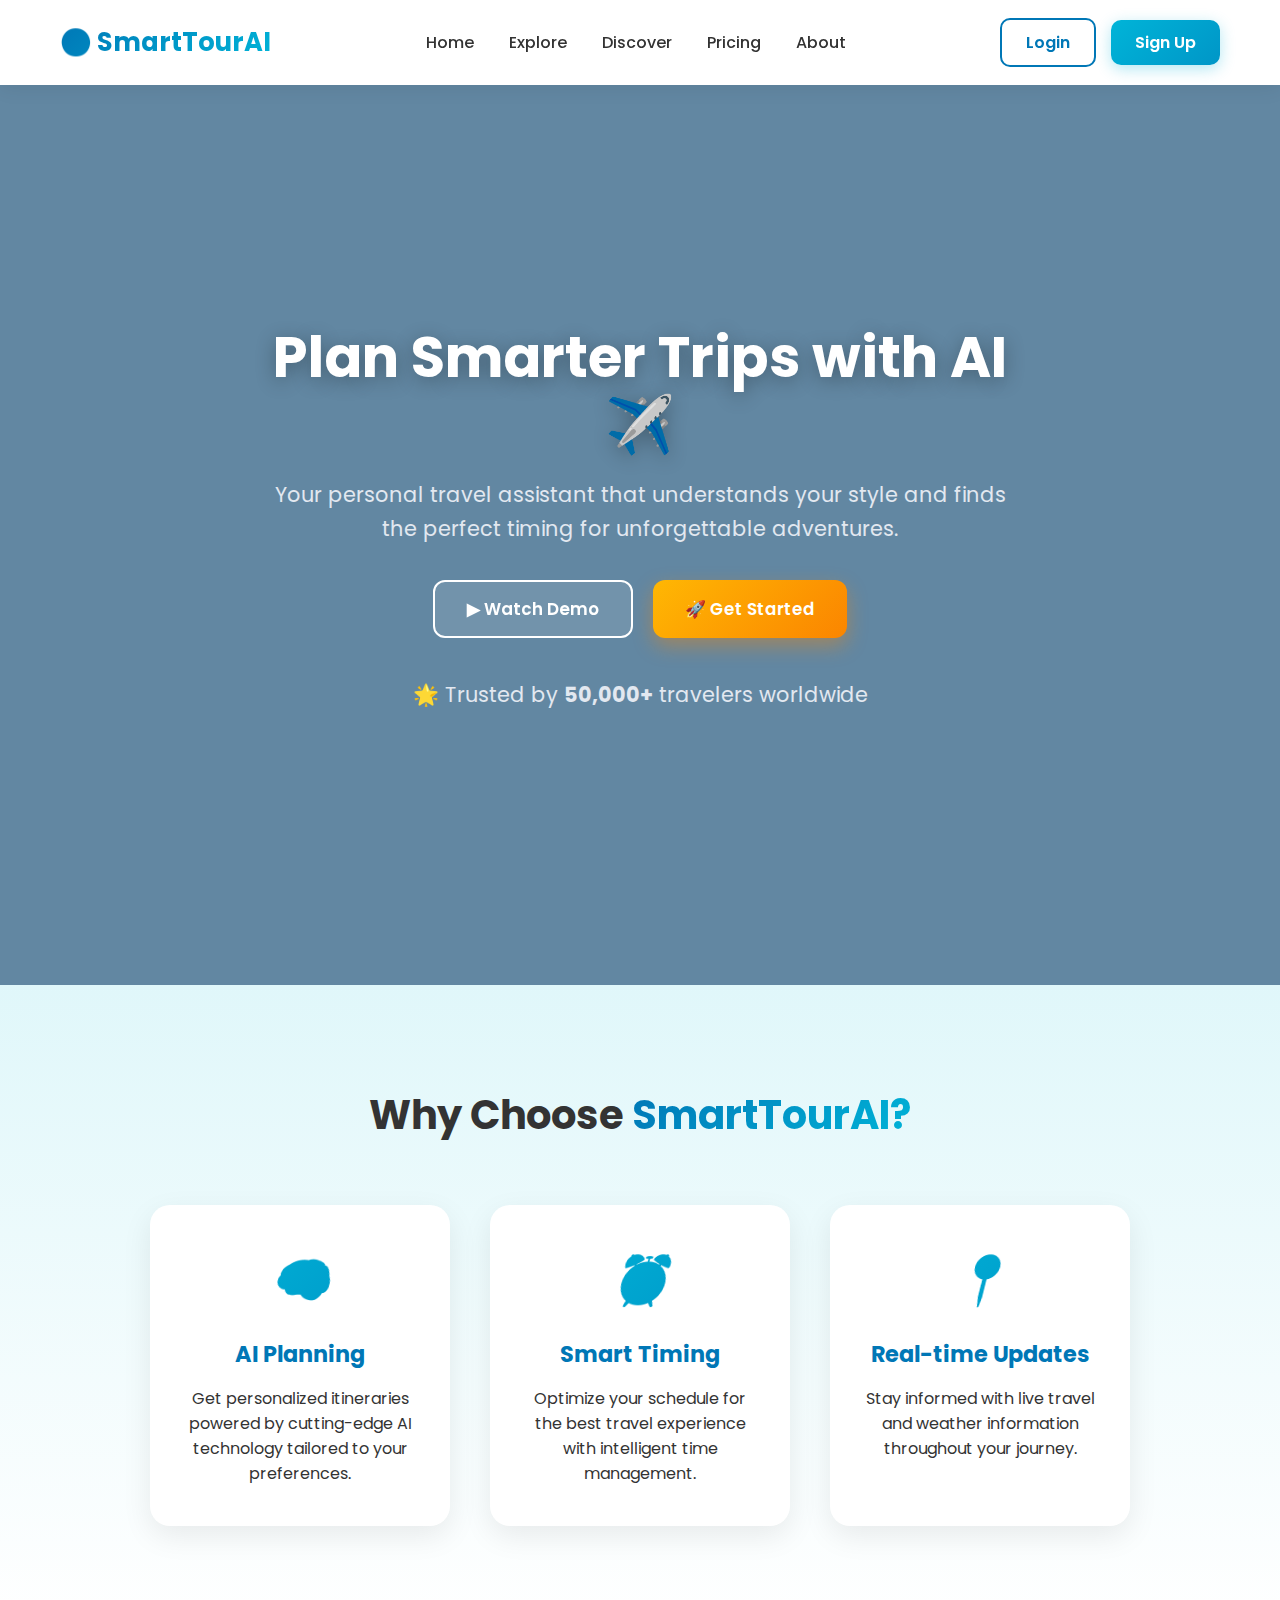
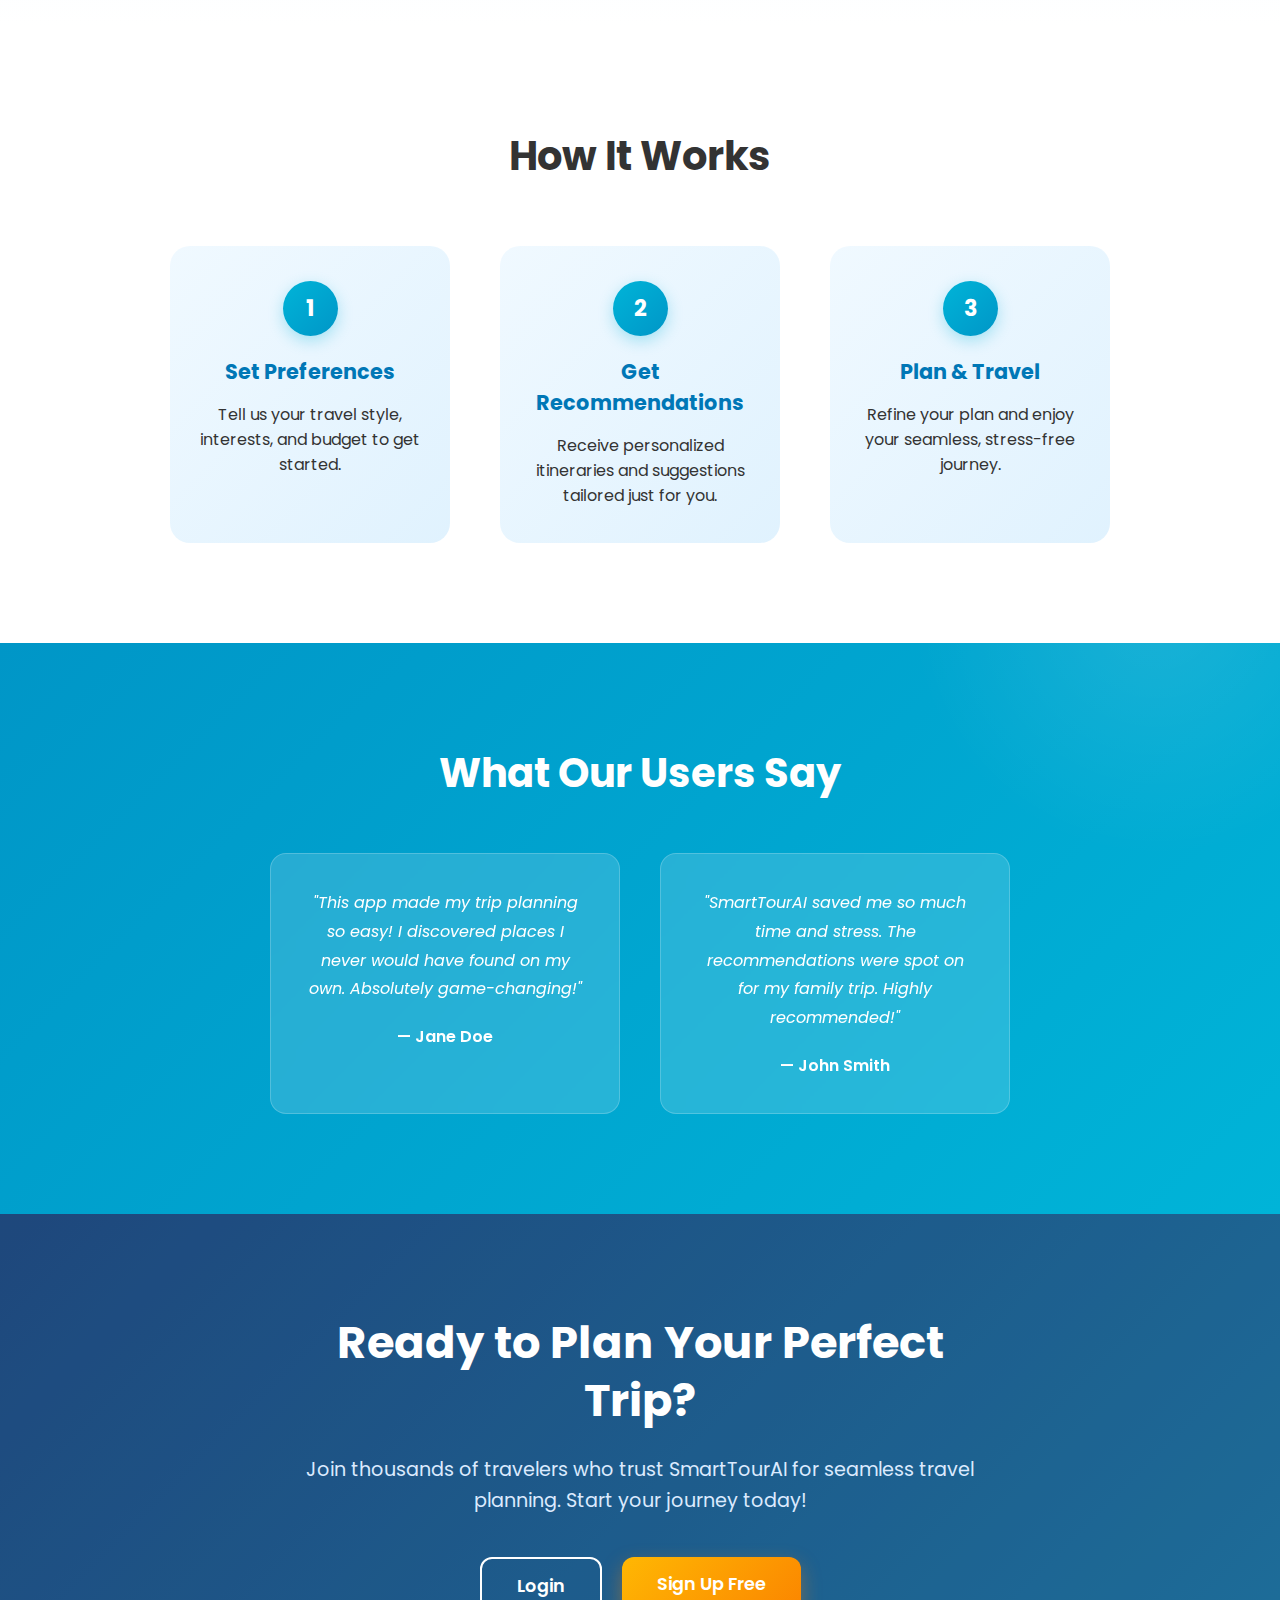
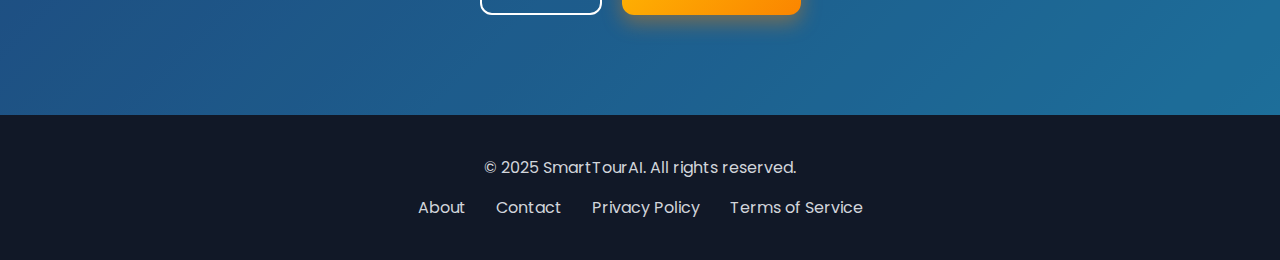
<file: index.html>
<!DOCTYPE html>
<html lang="en">
<head>
  <meta charset="UTF-8" />
  <meta name="viewport" content="width=device-width, initial-scale=1.0" />
  <title>SmartTourAI | Plan Smarter Trips</title>
  <link rel="preconnect" href="https://fonts.googleapis.com">
  <link rel="preconnect" href="https://fonts.gstatic.com" crossorigin>
  <link href="https://fonts.googleapis.com/css2?family=Poppins:wght@400;600;700&display=swap" rel="stylesheet">
  <style>
/* ========= GLOBAL ========= */
* {
  margin: 0;
  padding: 0;
  box-sizing: border-box;
  font-family: "Poppins", sans-serif;
}

body {
  background-color: #f5f8ff;
  color: #333;
  overflow-x: hidden;
}

/* ========= HEADER ========= */
header {
  display: flex;
  justify-content: space-between;
  align-items: center;
  padding: 18px 60px;
  background: rgba(255, 255, 255, 0.95);
  backdrop-filter: blur(10px);
  box-shadow: 0 2px 20px rgba(0, 0, 0, 0.08);
  position: sticky;
  top: 0;
  z-index: 1000;
  transition: all 0.3s ease;
}

/* Logo on left */
.logo {
  font-size: 1.6rem;
  font-weight: 700;
  background: linear-gradient(135deg, #0077b6, #00b4d8);
  -webkit-background-clip: text;
  -webkit-text-fill-color: transparent;
  background-clip: text;
  cursor: pointer;
  transition: transform 0.3s ease;
}

.logo:hover {
  transform: scale(1.05);
}

/* Centered navigation links */
.center-nav {
  display: flex;
  justify-content: center;
  gap: 35px;
  flex: 1;
}

.center-nav a {
  text-decoration: none;
  color: #333;
  font-weight: 500;
  position: relative;
  transition: color 0.3s ease;
}

.center-nav a::after {
  content: '';
  position: absolute;
  bottom: -5px;
  left: 0;
  width: 0;
  height: 2px;
  background: linear-gradient(90deg, #0077b6, #00b4d8);
  transition: width 0.3s ease;
}

.center-nav a:hover {
  color: #0077b6;
}

.center-nav a:hover::after {
  width: 100%;
}

/* Right-side auth buttons */
.auth-buttons {
  display: flex;
  align-items: center;
  gap: 15px;
}

.btn-login {
  background: transparent;
  color: #0077b6;
  padding: 10px 24px;
  border-radius: 10px;
  font-weight: 600;
  text-decoration: none;
  border: 2px solid #0077b6;
  transition: all 0.3s ease;
}

.btn-login:hover {
  background: #0077b6;
  color: white;
  transform: translateY(-2px);
  box-shadow: 0 5px 15px rgba(0, 119, 182, 0.3);
}

.btn-signup {
  background: linear-gradient(135deg, #00b4d8, #0096c7);
  color: white;
  padding: 10px 24px;
  border-radius: 10px;
  font-weight: 600;
  text-decoration: none;
  transition: all 0.3s ease;
  box-shadow: 0 4px 15px rgba(0, 180, 216, 0.3);
}

.btn-signup:hover {
  transform: translateY(-2px);
  box-shadow: 0 6px 20px rgba(0, 180, 216, 0.4);
}

/* ========= HERO ========= */
.hero {
  background: url('https://images.unsplash.com/photo-1507525428034-b723cf961d3e') center/cover no-repeat;
  min-height: 100vh;
  display: flex;
  align-items: center;
  justify-content: center;
  position: relative;
  color: white;
  text-align: center;
  overflow: hidden;
}

.hero::before {
  content: '';
  position: absolute;
  top: 0;
  left: 0;
  width: 100%;
  height: 100%;
  background: rgba(0, 60, 100, 0.6);
  z-index: 1;
}

.hero-content {
  position: relative;
  z-index: 2;
  max-width: 800px;
  padding: 20px;
  animation: fadeInUp 1s ease;
}

@keyframes fadeInUp {
  from {
    opacity: 0;
    transform: translateY(30px);
  }
  to {
    opacity: 1;
    transform: translateY(0);
  }
}

.hero h1 {
  font-size: 3.5rem;
  font-weight: 700;
  margin-bottom: 20px;
  text-shadow: 0 4px 20px rgba(0, 0, 0, 0.3);
  line-height: 1.2;
}

.hero p {
  font-size: 1.3rem;
  color: #e2e8f0;
  margin-bottom: 35px;
  line-height: 1.6;
}

.buttons {
  display: flex;
  gap: 20px;
  justify-content: center;
  flex-wrap: wrap;
}

.btn {
  padding: 14px 32px;
  border: none;
  border-radius: 12px;
  text-decoration: none;
  font-size: 1.05rem;
  font-weight: 600;
  display: inline-flex;
  align-items: center;
  gap: 10px;
  transition: all 0.3s ease;
  cursor: pointer;
}

.btn-outline {
  background: rgba(255, 255, 255, 0.1);
  backdrop-filter: blur(10px);
  border: 2px solid white;
  color: white;
}

.btn-outline:hover {
  background: white;
  color: #0077b6;
  transform: translateY(-3px);
  box-shadow: 0 10px 25px rgba(255, 255, 255, 0.3);
}

.btn-primary {
  background: linear-gradient(135deg, #ffb703, #fb8500);
  color: white;
  box-shadow: 0 8px 20px rgba(251, 133, 0, 0.4);
}

.btn-primary:hover {
  background: linear-gradient(135deg, #fb8500, #ffb703);
  transform: translateY(-3px);
  box-shadow: 0 12px 30px rgba(251, 133, 0, 0.5);
}

.trust {
  margin-top: 40px;
  color: #dbeafe;
  font-size: 1.1rem;
}

/* ========= WHY CHOOSE ========= */
.why {
  text-align: center;
  padding: 100px 60px;
  background: linear-gradient(180deg, #e0f7fa 0%, #ffffff 100%);
  position: relative;
}

.why h2 {
  font-size: 2.5rem;
  margin-bottom: 20px;
}

.why h2 span {
  background: linear-gradient(135deg, #0077b6, #00b4d8);
  -webkit-background-clip: text;
  -webkit-text-fill-color: transparent;
  background-clip: text;
}

.features {
  display: flex;
  justify-content: center;
  flex-wrap: wrap;
  gap: 40px;
  margin-top: 60px;
}

.feature {
  background: white;
  border-radius: 20px;
  width: 300px;
  padding: 40px 30px;
  box-shadow: 0 10px 30px rgba(0, 0, 0, 0.08);
  transition: all 0.4s ease;
  position: relative;
  overflow: hidden;
}

.feature::before {
  content: '';
  position: absolute;
  top: 0;
  left: 0;
  width: 100%;
  height: 4px;
  background: linear-gradient(90deg, #00b4d8, #0096c7);
  transform: scaleX(0);
  transition: transform 0.4s ease;
}

.feature:hover {
  transform: translateY(-10px);
  box-shadow: 0 15px 40px rgba(0, 150, 199, 0.2);
}

.feature:hover::before {
  transform: scaleX(1);
}

.feature i {
  font-size: 3rem;
  background: linear-gradient(135deg, #00b4d8, #0096c7);
  -webkit-background-clip: text;
  -webkit-text-fill-color: transparent;
  background-clip: text;
  margin-bottom: 20px;
  display: block;
}

.feature h3 {
  font-size: 1.4rem;
  margin-bottom: 15px;
  color: #0077b6;
}

/* ========= HOW IT WORKS ========= */
.how {
  background: white;
  text-align: center;
  padding: 100px 60px;
}

.how h2 {
  font-size: 2.5rem;
  margin-bottom: 20px;
}

.steps {
  display: flex;
  justify-content: center;
  flex-wrap: wrap;
  gap: 50px;
  margin-top: 60px;
}

.step {
  width: 280px;
  background: linear-gradient(135deg, #f0f9ff 0%, #e0f2fe 100%);
  border-radius: 20px;
  padding: 35px 25px;
  transition: all 0.4s ease;
  position: relative;
}

.step:hover {
  background: linear-gradient(135deg, #caf0f8 0%, #ade8f4 100%);
  transform: scale(1.05);
}

.number {
  display: inline-block;
  background: linear-gradient(135deg, #00b4d8, #0096c7);
  color: white;
  font-weight: 700;
  border-radius: 50%;
  width: 55px;
  height: 55px;
  line-height: 55px;
  font-size: 1.4rem;
  margin-bottom: 20px;
  box-shadow: 0 5px 15px rgba(0, 180, 216, 0.3);
}

.step h3 {
  font-size: 1.3rem;
  margin-bottom: 15px;
  color: #0077b6;
}

/* ========= TESTIMONIALS ========= */
.testimonials {
  background: linear-gradient(135deg, #0096c7, #00b4d8);
  color: white;
  text-align: center;
  padding: 100px 60px;
  position: relative;
  overflow: hidden;
}

.testimonials::before {
  content: '';
  position: absolute;
  top: -50%;
  right: -10%;
  width: 500px;
  height: 500px;
  background: radial-gradient(circle, rgba(255,255,255,0.1) 0%, transparent 70%);
  border-radius: 50%;
}

.testimonials h2 {
  font-size: 2.5rem;
  margin-bottom: 20px;
  position: relative;
  z-index: 1;
}

.reviews {
  display: flex;
  justify-content: center;
  flex-wrap: wrap;
  gap: 40px;
  margin-top: 50px;
  position: relative;
  z-index: 1;
}

.review {
  background: rgba(255, 255, 255, 0.15);
  backdrop-filter: blur(10px);
  padding: 35px;
  border-radius: 16px;
  width: 350px;
  font-style: italic;
  border: 1px solid rgba(255, 255, 255, 0.2);
  transition: all 0.3s ease;
}

.review:hover {
  background: rgba(255, 255, 255, 0.25);
  transform: translateY(-5px);
}

.review p {
  line-height: 1.8;
  margin-bottom: 20px;
}

.review h4 {
  font-weight: 600;
  font-style: normal;
}

/* ========= CTA ========= */
.cta {
  background: linear-gradient(135deg, rgba(2, 62, 138, 0.85), rgba(0, 119, 182, 0.85)),
              url('https://images.unsplash.com/photo-1488646953014-85cb44e25828') center/cover no-repeat;
  color: white;
  text-align: center;
  padding: 100px 60px;
  position: relative;
  overflow: hidden;
}

.cta::before {
  content: '';
  position: absolute;
  top: 0;
  left: 0;
  width: 100%;
  height: 100%;
  background: rgba(0, 0, 0, 0.2);
  z-index: 0;
}

.cta-content {
  position: relative;
  z-index: 1;
  max-width: 700px;
  margin: 0 auto;
}

.cta h2 {
  font-size: 2.8rem;
  margin-bottom: 25px;
  line-height: 1.3;
}

.cta p {
  font-size: 1.2rem;
  margin-bottom: 40px;
  color: #dbeafe;
  line-height: 1.6;
}

.cta-buttons {
  display: flex;
  gap: 20px;
  justify-content: center;
  flex-wrap: wrap;
}

.btn-cta-login {
  background: transparent;
  color: white;
  padding: 14px 35px;
  border-radius: 12px;
  font-weight: 600;
  text-decoration: none;
  border: 2px solid white;
  transition: all 0.3s ease;
  font-size: 1.1rem;
}

.btn-cta-login:hover {
  background: white;
  color: #0077b6;
  transform: translateY(-3px);
  box-shadow: 0 10px 25px rgba(255, 255, 255, 0.3);
}

.btn-cta-signup {
  background: linear-gradient(135deg, #ffb703, #fb8500);
  color: white;
  padding: 14px 35px;
  border-radius: 12px;
  font-weight: 600;
  text-decoration: none;
  transition: all 0.3s ease;
  font-size: 1.1rem;
  box-shadow: 0 8px 20px rgba(251, 133, 0, 0.4);
}

.btn-cta-signup:hover {
  background: linear-gradient(135deg, #fb8500, #ffb703);
  transform: translateY(-3px);
  box-shadow: 0 12px 30px rgba(251, 133, 0, 0.5);
}

/* ========= FOOTER ========= */
footer {
  background: #111827;
  color: #d1d5db;
  text-align: center;
  padding: 40px 20px;
}

.footer-links {
  margin-top: 15px;
  display: flex;
  justify-content: center;
  gap: 30px;
  flex-wrap: wrap;
}

.footer-links a {
  color: #d1d5db;
  text-decoration: none;
  transition: color 0.3s ease;
}

.footer-links a:hover {
  color: white;
}

/* ========= RESPONSIVE ========= */
@media (max-width: 768px) {
  header {
    flex-direction: column;
    gap: 15px;
    padding: 15px 30px;
  }

  .center-nav {
    flex-wrap: wrap;
    gap: 20px;
  }

  .hero h1 {
    font-size: 2.2rem;
  }

  .hero p {
    font-size: 1.1rem;
  }

  .why h2, .how h2, .testimonials h2, .cta h2 {
    font-size: 2rem;
  }

  .features, .steps, .reviews {
    flex-direction: column;
    align-items: center;
  }

  .cta-buttons {
    flex-direction: column;
    align-items: center;
  }

  .btn-cta-login, .btn-cta-signup {
    width: 100%;
    max-width: 280px;
  }
}
  </style>
</head>
<body>
  <!-- ===== HEADER ===== -->
  <header>
    <div class="logo">🌍 SmartTourAI</div>
    
    <nav class="center-nav">
      <a href="#">Home</a>
      <a href="#">Explore</a>
      <a href="#">Discover</a>
      <a href="#">Pricing</a>
      <a href="#">About</a>
    </nav>

    <div class="auth-buttons">
      <a href="login.html" class="btn-login">Login</a>
      <a href="signup" class="btn-signup">Sign Up</a>
    </div>
  </header>

  <!-- ===== HERO SECTION ===== -->
  <section class="hero">
    <div class="hero-content">
      <h1>Plan Smarter Trips with AI ✈️</h1>
      <p>Your personal travel assistant that understands your style and finds the perfect timing for unforgettable adventures.</p>
      <div class="buttons">
        <a href="#" class="btn btn-outline">▶ Watch Demo</a>
        <a href="#" class="btn btn-primary">🚀 Get Started</a>
      </div>
      <p class="trust">🌟 Trusted by <strong>50,000+</strong> travelers worldwide</p>
    </div>
  </section>

  <!-- ===== WHY CHOOSE ===== -->
  <section class="why">
    <h2>Why Choose <span>SmartTourAI?</span></h2>
    <div class="features">
      <div class="feature">
        <i>🧠</i>
        <h3>AI Planning</h3>
        <p>Get personalized itineraries powered by cutting-edge AI technology tailored to your preferences.</p>
      </div>
      <div class="feature">
        <i>⏰</i>
        <h3>Smart Timing</h3>
        <p>Optimize your schedule for the best travel experience with intelligent time management.</p>
      </div>
      <div class="feature">
        <i>📍</i>
        <h3>Real-time Updates</h3>
        <p>Stay informed with live travel and weather information throughout your journey.</p>
      </div>
    </div>
  </section>

  <!-- ===== HOW IT WORKS ===== -->
  <section class="how">
    <h2>How It Works</h2>
    <div class="steps">
      <div class="step">
        <span class="number">1</span>
        <h3>Set Preferences</h3>
        <p>Tell us your travel style, interests, and budget to get started.</p>
      </div>
      <div class="step">
        <span class="number">2</span>
        <h3>Get Recommendations</h3>
        <p>Receive personalized itineraries and suggestions tailored just for you.</p>
      </div>
      <div class="step">
        <span class="number">3</span>
        <h3>Plan & Travel</h3>
        <p>Refine your plan and enjoy your seamless, stress-free journey.</p>
      </div>
    </div>
  </section>

  <!-- ===== TESTIMONIALS ===== -->
  <section class="testimonials">
    <h2>What Our Users Say</h2>
    <div class="reviews">
      <div class="review">
        <p>"This app made my trip planning so easy! I discovered places I never would have found on my own. Absolutely game-changing!"</p>
        <h4>— Jane Doe</h4>
      </div>
      <div class="review">
        <p>"SmartTourAI saved me so much time and stress. The recommendations were spot on for my family trip. Highly recommended!"</p>
        <h4>— John Smith</h4>
      </div>
    </div>
  </section>

  <!-- ===== CALL TO ACTION ===== -->
  <section class="cta">
    <div class="cta-content">
      <h2>Ready to Plan Your Perfect Trip?</h2>
      <p>Join thousands of travelers who trust SmartTourAI for seamless travel planning. Start your journey today!</p>
      <div class="cta-buttons">
        <a href="login.html" class="btn-cta-login">Login</a>
        <a href="signup.html" class="btn-cta-signup">Sign Up Free</a>
      </div>
    </div>
  </section>

  <!-- ===== FOOTER ===== -->
  <footer>
    <p>© 2025 SmartTourAI. All rights reserved.</p>
    <div class="footer-links">
      <a href="#">About</a>
      <a href="#">Contact</a>
      <a href="#">Privacy Policy</a>
      <a href="#">Terms of Service</a>
    </div>
  </footer>
</body>
</html>
</file>
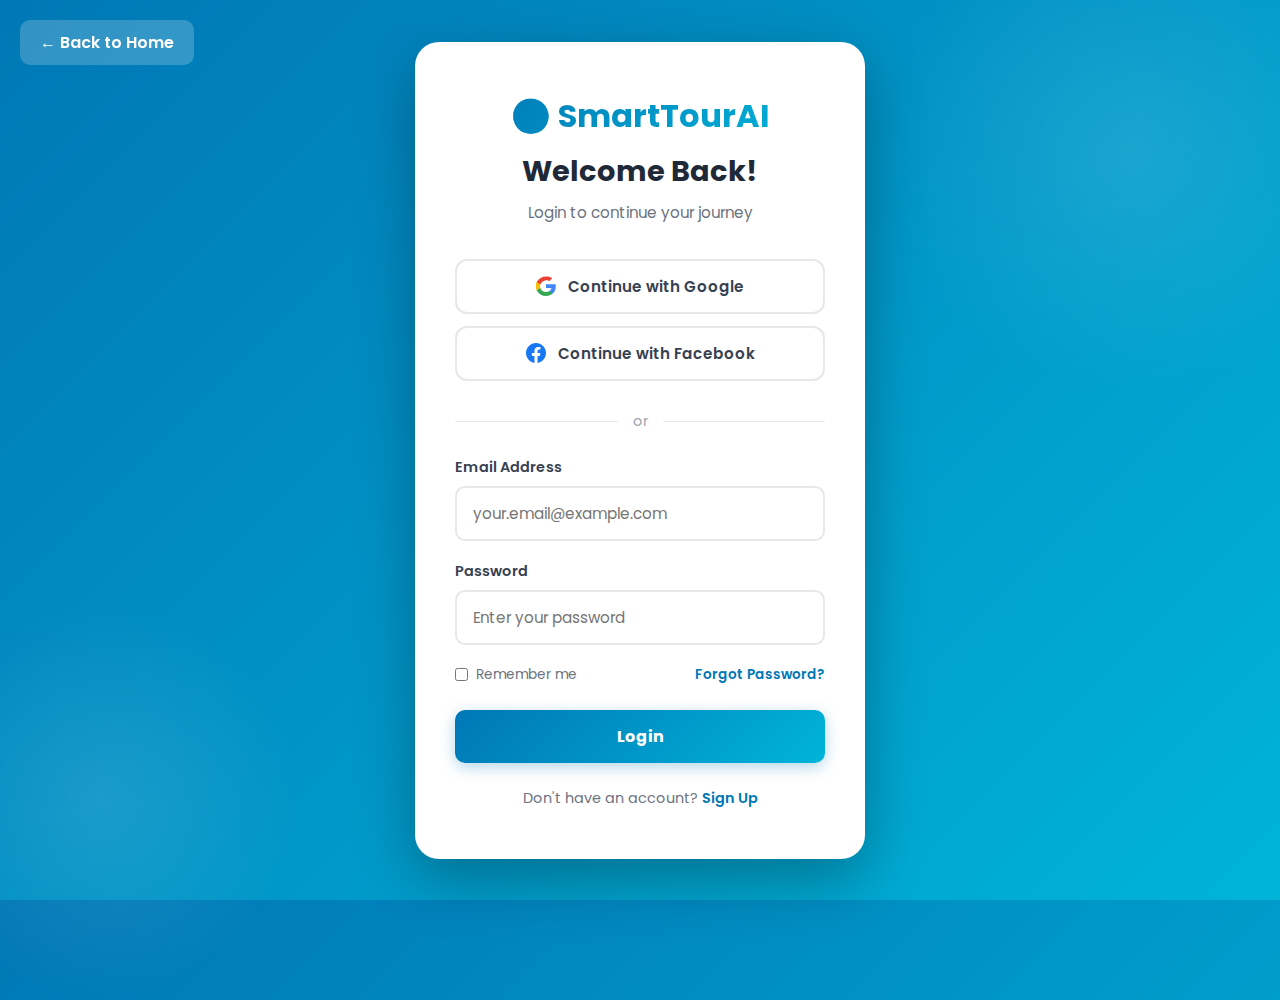
<file: login.html>
<!DOCTYPE html>
<html lang="en">
<head>
  <meta charset="UTF-8" />
  <meta name="viewport" content="width=device-width, initial-scale=1.0" />
  <title>Login | SmartTourAI</title>
  <link rel="preconnect" href="https://fonts.googleapis.com">
  <link rel="preconnect" href="https://fonts.gstatic.com" crossorigin>
  <link href="https://fonts.googleapis.com/css2?family=Poppins:wght@400;600;700&display=swap" rel="stylesheet">
  <style>
* {
  margin: 0;
  padding: 0;
  box-sizing: border-box;
  font-family: "Poppins", sans-serif;
}

body {
  background: linear-gradient(135deg, #0077b6 0%, #00b4d8 100%);
  min-height: 100vh;
  display: flex;
  align-items: center;
  justify-content: center;
  padding: 20px;
  position: relative;
  overflow: hidden;
}

body::before {
  content: '';
  position: absolute;
  width: 500px;
  height: 500px;
  background: radial-gradient(circle, rgba(255,255,255,0.1) 0%, transparent 70%);
  border-radius: 50%;
  top: -100px;
  right: -100px;
}

body::after {
  content: '';
  position: absolute;
  width: 400px;
  height: 400px;
  background: radial-gradient(circle, rgba(255,255,255,0.1) 0%, transparent 70%);
  border-radius: 50%;
  bottom: -100px;
  left: -100px;
}

.auth-container {
  background: white;
  border-radius: 24px;
  box-shadow: 0 20px 60px rgba(0, 0, 0, 0.3);
  max-width: 450px;
  width: 100%;
  padding: 50px 40px;
  position: relative;
  z-index: 1;
  animation: slideUp 0.5s ease;
}

@keyframes slideUp {
  from {
    opacity: 0;
    transform: translateY(30px);
  }
  to {
    opacity: 1;
    transform: translateY(0);
  }
}

.logo-section {
  text-align: center;
  margin-bottom: 35px;
}

.logo {
  font-size: 2rem;
  font-weight: 700;
  background: linear-gradient(135deg, #0077b6, #00b4d8);
  -webkit-background-clip: text;
  -webkit-text-fill-color: transparent;
  background-clip: text;
  margin-bottom: 10px;
}

.auth-title {
  font-size: 1.8rem;
  font-weight: 700;
  color: #1f2937;
  margin-bottom: 8px;
}

.auth-subtitle {
  color: #6b7280;
  font-size: 0.95rem;
}

.social-login {
  margin: 30px 0;
}

.social-btn {
  width: 100%;
  padding: 14px;
  border: 2px solid #e5e7eb;
  background: white;
  border-radius: 12px;
  font-weight: 600;
  cursor: pointer;
  transition: all 0.3s ease;
  margin-bottom: 12px;
  display: flex;
  align-items: center;
  justify-content: center;
  gap: 12px;
  font-size: 0.95rem;
  color: #374151;
}

.social-btn:hover {
  border-color: #0077b6;
  background: #f0f9ff;
  transform: translateY(-2px);
  box-shadow: 0 4px 12px rgba(0, 119, 182, 0.15);
}

.divider {
  display: flex;
  align-items: center;
  margin: 25px 0;
  color: #9ca3af;
  font-size: 0.9rem;
}

.divider::before,
.divider::after {
  content: '';
  flex: 1;
  height: 1px;
  background: #e5e7eb;
}

.divider::before {
  margin-right: 15px;
}

.divider::after {
  margin-left: 15px;
}

.form-group {
  margin-bottom: 20px;
}

.form-group label {
  display: block;
  font-weight: 600;
  color: #374151;
  margin-bottom: 8px;
  font-size: 0.9rem;
}

.form-input {
  width: 100%;
  padding: 14px 16px;
  border: 2px solid #e5e7eb;
  border-radius: 10px;
  font-size: 0.95rem;
  transition: all 0.3s ease;
}

.form-input:focus {
  outline: none;
  border-color: #0077b6;
  background: #f0f9ff;
}

.form-options {
  display: flex;
  justify-content: space-between;
  align-items: center;
  margin-bottom: 25px;
  font-size: 0.85rem;
}

.checkbox-label {
  display: flex;
  align-items: center;
  gap: 8px;
  color: #6b7280;
  cursor: pointer;
}

.checkbox-label input {
  cursor: pointer;
}

.forgot-link {
  color: #0077b6;
  text-decoration: none;
  font-weight: 600;
}

.forgot-link:hover {
  text-decoration: underline;
}

.submit-btn {
  width: 100%;
  padding: 14px;
  background: linear-gradient(135deg, #0077b6, #00b4d8);
  color: white;
  border: none;
  border-radius: 10px;
  font-weight: 700;
  font-size: 1rem;
  cursor: pointer;
  transition: all 0.3s ease;
  box-shadow: 0 4px 15px rgba(0, 119, 182, 0.3);
}

.submit-btn:hover {
  transform: translateY(-2px);
  box-shadow: 0 6px 20px rgba(0, 119, 182, 0.4);
}

.switch-form {
  text-align: center;
  margin-top: 25px;
  color: #6b7280;
  font-size: 0.9rem;
}

.switch-link {
  color: #0077b6;
  text-decoration: none;
  font-weight: 600;
}

.switch-link:hover {
  text-decoration: underline;
}

.back-home {
  position: absolute;
  top: 20px;
  left: 20px;
  color: white;
  text-decoration: none;
  font-weight: 600;
  display: flex;
  align-items: center;
  gap: 8px;
  padding: 10px 20px;
  background: rgba(255, 255, 255, 0.2);
  backdrop-filter: blur(10px);
  border-radius: 10px;
  transition: all 0.3s ease;
  z-index: 10;
}

.back-home:hover {
  background: rgba(255, 255, 255, 0.3);
  transform: translateX(-5px);
}

@media (max-width: 480px) {
  .auth-container {
    padding: 40px 30px;
  }

  .auth-title {
    font-size: 1.5rem;
  }

  .back-home {
    top: 10px;
    left: 10px;
    padding: 8px 15px;
    font-size: 0.9rem;
  }
}
  </style>
</head>
<body>
  <a href="#" class="back-home">← Back to Home</a>

  <div class="auth-container">
    <div class="logo-section">
      <div class="logo">🌍 SmartTourAI</div>
      <h1 class="auth-title">Welcome Back!</h1>
      <p class="auth-subtitle">Login to continue your journey</p>
    </div>

    <div class="social-login">
      <button class="social-btn" onclick="loginWithGoogle()">
        <svg width="20" height="20" viewBox="0 0 20 20" fill="none">
          <path d="M19.8 10.2273C19.8 9.51819 19.7364 8.83637 19.6182 8.18182H10V12.05H15.4818C15.2364 13.3 14.4727 14.3591 13.3182 15.0682V17.5773H16.7091C18.6091 15.8364 19.8 13.2727 19.8 10.2273Z" fill="#4285F4"/>
          <path d="M10 20C12.7 20 14.9636 19.1045 16.7091 17.5773L13.3182 15.0682C12.3409 15.6682 11.0955 16.0227 10 16.0227C7.39545 16.0227 5.19091 14.2636 4.33636 11.9H0.831818V14.4909C2.56818 17.9591 6.03636 20 10 20Z" fill="#34A853"/>
          <path d="M4.33636 11.9C4.13636 11.3 4.02273 10.6591 4.02273 10C4.02273 9.34091 4.13636 8.7 4.33636 8.1V5.50909H0.831818C0.3 6.57273 0 7.75909 0 10C0 12.2409 0.3 13.4273 0.831818 14.4909L4.33636 11.9Z" fill="#FBBC04"/>
          <path d="M10 3.97727C11.2136 3.97727 12.3045 4.38182 13.1682 5.20455L16.1636 2.20909C14.9636 1.09091 12.7 0.5 10 0.5C6.03636 0.5 2.56818 2.54091 0.831818 6.00909L4.33636 8.6C5.19091 6.23636 7.39545 4.47727 10 4.47727V3.97727Z" fill="#EA4335"/>
        </svg>
        Continue with Google
      </button>

      <button class="social-btn" onclick="loginWithFacebook()">
        <svg width="20" height="20" viewBox="0 0 20 20" fill="none">
          <path d="M20 10C20 4.47715 15.5228 0 10 0C4.47715 0 0 4.47715 0 10C0 14.9912 3.65684 19.1283 8.4375 19.8785V12.8906H5.89844V10H8.4375V7.79688C8.4375 5.29063 9.93047 3.90625 12.2146 3.90625C13.3084 3.90625 14.4531 4.10156 14.4531 4.10156V6.5625H13.1922C11.95 6.5625 11.5625 7.3334 11.5625 8.125V10H14.3359L13.8926 12.8906H11.5625V19.8785C16.3432 19.1283 20 14.9912 20 10Z" fill="#1877F2"/>
        </svg>
        Continue with Facebook
      </button>
    </div>

    <div class="divider">or</div>

    <form onsubmit="handleLogin(event)">
      <div class="form-group">
        <label for="loginEmail">Email Address</label>
        <input 
          type="email" 
          id="loginEmail" 
          class="form-input" 
          placeholder="your.email@example.com"
          required
        />
      </div>

      <div class="form-group">
        <label for="loginPassword">Password</label>
        <input 
          type="password" 
          id="loginPassword" 
          class="form-input" 
          placeholder="Enter your password"
          required
        />
      </div>

      <div class="form-options">
        <label class="checkbox-label">
          <input type="checkbox" />
          Remember me
        </label>
        <a href="#" class="forgot-link">Forgot Password?</a>
      </div>

      <button type="submit" class="submit-btn">Login</button>
    </form>

    <div class="switch-form">
      Don't have an account? 
      <a href="#" class="switch-link">Sign Up</a>
    </div>
  </div>

  <script>
    function handleLogin(event) {
      event.preventDefault();
      const email = document.getElementById('loginEmail').value;
      const password = document.getElementById('loginPassword').value;
      
      console.log('Login:', { email, password });
      alert('Login successful! Redirecting to dashboard...');
    }

    function loginWithGoogle() {
      console.log('Login with Google');
      alert('Google login initiated...');
    }

    function loginWithFacebook() {
      console.log('Login with Facebook');
      alert('Facebook login initiated...');
    }
  </script>
</body>
</html>
</file>
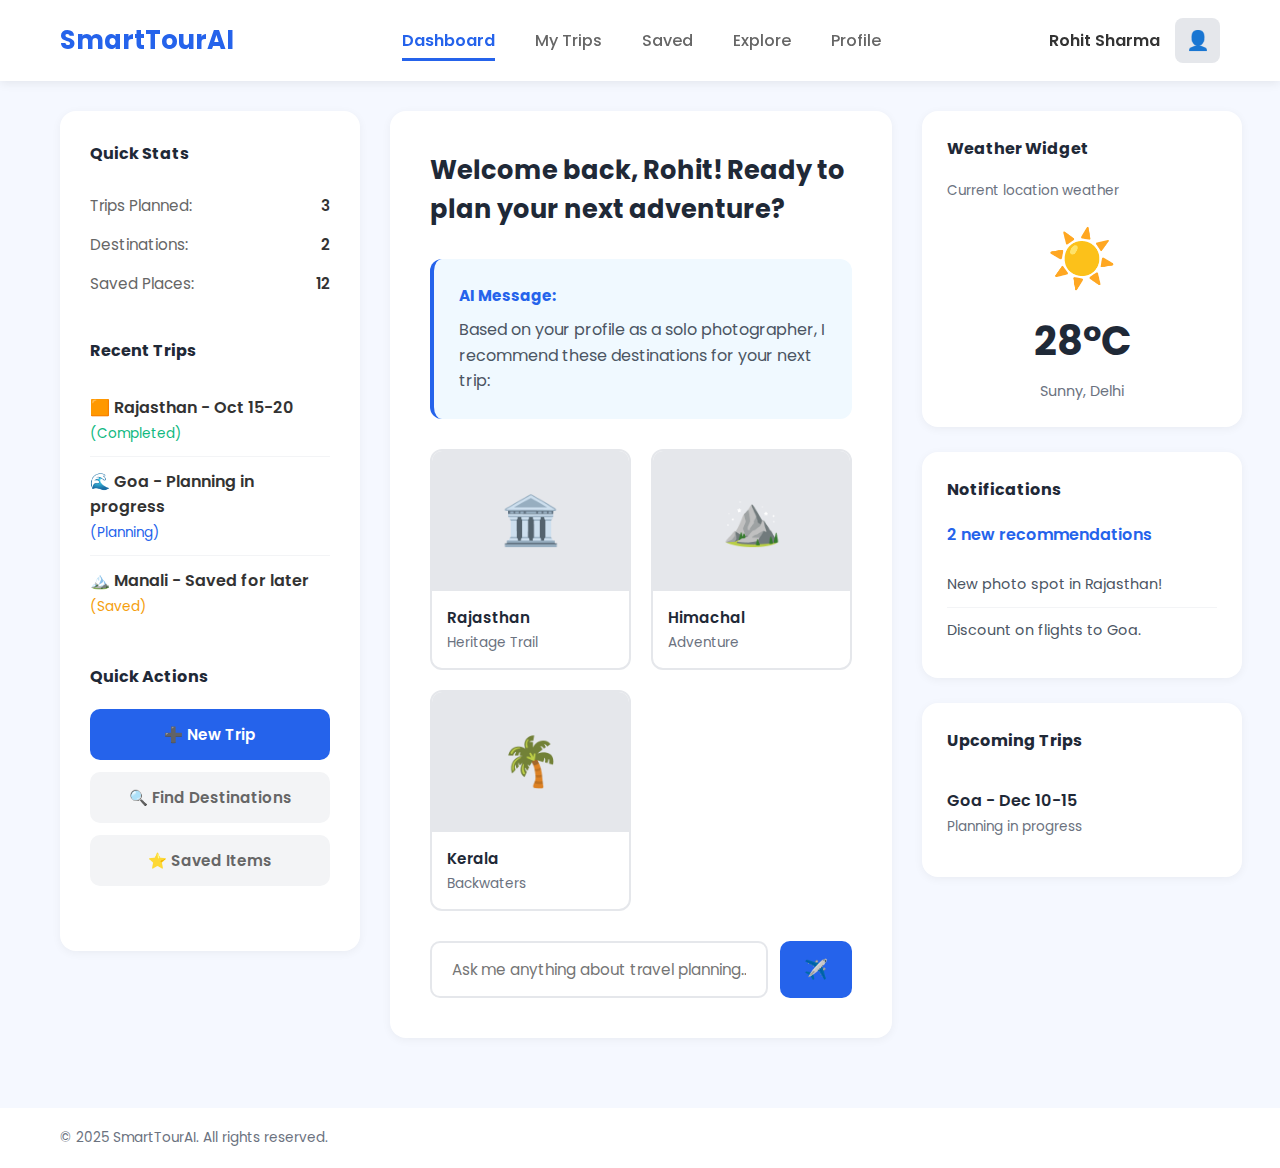
<file: main.html>
<!DOCTYPE html>
<html lang="en">
<head>
  <meta charset="UTF-8" />
  <meta name="viewport" content="width=device-width, initial-scale=1.0" />
  <title>Dashboard | SmartTourAI</title>
  <link rel="preconnect" href="https://fonts.googleapis.com">
  <link rel="preconnect" href="https://fonts.gstatic.com" crossorigin>
  <link href="https://fonts.googleapis.com/css2?family=Poppins:wght@400;600;700&display=swap" rel="stylesheet">
  <style>
* {
  margin: 0;
  padding: 0;
  box-sizing: border-box;
  font-family: "Poppins", sans-serif;
}

body {
  background: #f5f8ff;
  color: #333;
}

/* ========= HEADER ========= */
header {
  display: flex;
  justify-content: space-between;
  align-items: center;
  padding: 18px 60px;
  background: white;
  box-shadow: 0 2px 10px rgba(0, 0, 0, 0.08);
  position: sticky;
  top: 0;
  z-index: 1000;
}

.logo {
  font-size: 1.6rem;
  font-weight: 700;
  color: #2563eb;
  cursor: pointer;
}

.nav-menu {
  display: flex;
  gap: 40px;
  flex: 1;
  justify-content: center;
}

.nav-menu a {
  text-decoration: none;
  color: #666;
  font-weight: 500;
  transition: color 0.3s ease;
  position: relative;
}

.nav-menu a.active {
  color: #2563eb;
  font-weight: 600;
}

.nav-menu a.active::after {
  content: '';
  position: absolute;
  bottom: -8px;
  left: 0;
  width: 100%;
  height: 3px;
  background: #2563eb;
}

.nav-menu a:hover {
  color: #2563eb;
}

.user-profile {
  display: flex;
  align-items: center;
  gap: 15px;
}

.user-name {
  font-weight: 600;
  color: #333;
}

.user-avatar {
  width: 45px;
  height: 45px;
  border-radius: 8px;
  background: #e5e7eb;
  display: flex;
  align-items: center;
  justify-content: center;
  font-size: 1.2rem;
  cursor: pointer;
}

/* ========= MAIN LAYOUT ========= */
.dashboard-container {
  display: grid;
  grid-template-columns: 300px 1fr 320px;
  gap: 30px;
  padding: 30px 60px;
  max-width: 1600px;
  margin: 0 auto;
}

/* ========= LEFT SIDEBAR ========= */
.left-sidebar {
  background: white;
  border-radius: 16px;
  padding: 30px;
  height: fit-content;
  box-shadow: 0 2px 10px rgba(0, 0, 0, 0.05);
}

.sidebar-section {
  margin-bottom: 35px;
}

.sidebar-section h3 {
  font-size: 1rem;
  font-weight: 700;
  margin-bottom: 20px;
  color: #1f2937;
}

.stat-item {
  display: flex;
  justify-content: space-between;
  padding: 8px 0;
  color: #666;
  font-size: 0.95rem;
}

.stat-item span:last-child {
  font-weight: 600;
  color: #333;
}

.trip-item {
  padding: 12px 0;
  border-bottom: 1px solid #f3f4f6;
}

.trip-item:last-child {
  border-bottom: none;
}

.trip-location {
  display: flex;
  align-items: center;
  gap: 8px;
  font-weight: 600;
  color: #333;
  margin-bottom: 4px;
}

.trip-status {
  font-size: 0.85rem;
  color: #666;
}

.trip-status.completed {
  color: #10b981;
}

.trip-status.progress {
  color: #2563eb;
}

.trip-status.saved {
  color: #f59e0b;
}

.action-btn {
  width: 100%;
  padding: 14px;
  border: none;
  border-radius: 10px;
  font-weight: 600;
  cursor: pointer;
  transition: all 0.3s ease;
  margin-bottom: 12px;
  display: flex;
  align-items: center;
  justify-content: center;
  gap: 8px;
  font-size: 0.95rem;
}

.btn-primary {
  background: #2563eb;
  color: white;
}

.btn-primary:hover {
  background: #1d4ed8;
  transform: translateY(-2px);
}

.btn-secondary {
  background: #f3f4f6;
  color: #666;
}

.btn-secondary:hover {
  background: #e5e7eb;
}

/* ========= MAIN CONTENT ========= */
.main-content {
  background: white;
  border-radius: 16px;
  padding: 40px;
  box-shadow: 0 2px 10px rgba(0, 0, 0, 0.05);
}

.welcome-message {
  margin-bottom: 30px;
}

.welcome-message h1 {
  font-size: 1.6rem;
  color: #1f2937;
  margin-bottom: 10px;
}

.ai-message-box {
  background: #f0f9ff;
  border-left: 4px solid #2563eb;
  padding: 25px;
  border-radius: 12px;
  margin-bottom: 30px;
}

.ai-message-label {
  color: #2563eb;
  font-weight: 700;
  margin-bottom: 10px;
  font-size: 0.95rem;
}

.ai-message-text {
  color: #4b5563;
  line-height: 1.6;
}

.recommendations-grid {
  display: grid;
  grid-template-columns: repeat(auto-fit, minmax(200px, 1fr));
  gap: 20px;
  margin-bottom: 30px;
}

.recommendation-card {
  background: white;
  border: 2px solid #e5e7eb;
  border-radius: 12px;
  overflow: hidden;
  transition: all 0.3s ease;
  cursor: pointer;
}

.recommendation-card:hover {
  border-color: #2563eb;
  transform: translateY(-5px);
  box-shadow: 0 10px 25px rgba(37, 99, 235, 0.15);
}

.card-image {
  width: 100%;
  height: 140px;
  background: #e5e7eb;
  display: flex;
  align-items: center;
  justify-content: center;
  font-size: 3rem;
}

.card-content {
  padding: 15px;
}

.card-title {
  font-weight: 600;
  color: #1f2937;
  font-size: 0.95rem;
}

.card-subtitle {
  color: #6b7280;
  font-size: 0.85rem;
  margin-top: 4px;
}

.chat-input-container {
  margin-top: 30px;
}

.chat-input-wrapper {
  display: flex;
  gap: 12px;
}

.chat-input {
  flex: 1;
  padding: 14px 20px;
  border: 2px solid #e5e7eb;
  border-radius: 10px;
  font-size: 0.95rem;
  transition: all 0.3s ease;
}

.chat-input:focus {
  outline: none;
  border-color: #2563eb;
}

.send-btn {
  padding: 14px 24px;
  background: #2563eb;
  color: white;
  border: none;
  border-radius: 10px;
  cursor: pointer;
  transition: all 0.3s ease;
  font-size: 1.2rem;
}

.send-btn:hover {
  background: #1d4ed8;
}

/* ========= RIGHT SIDEBAR ========= */
.right-sidebar {
  display: flex;
  flex-direction: column;
  gap: 25px;
}

.widget {
  background: white;
  border-radius: 16px;
  padding: 25px;
  box-shadow: 0 2px 10px rgba(0, 0, 0, 0.05);
}

.widget-title {
  font-size: 1rem;
  font-weight: 700;
  margin-bottom: 20px;
  color: #1f2937;
}

.weather-display {
  text-align: center;
}

.weather-icon {
  font-size: 3.5rem;
  margin: 10px 0;
}

.temperature {
  font-size: 2.5rem;
  font-weight: 700;
  color: #1f2937;
  margin: 10px 0;
}

.location {
  color: #6b7280;
  font-size: 0.9rem;
}

.notification-item {
  padding: 12px 0;
  border-bottom: 1px solid #f3f4f6;
  color: #4b5563;
  font-size: 0.9rem;
}

.notification-item:last-child {
  border-bottom: none;
}

.notification-count {
  color: #2563eb;
  font-weight: 600;
  margin-bottom: 15px;
}

.upcoming-trip-item {
  padding: 15px 0;
  border-bottom: 1px solid #f3f4f6;
}

.upcoming-trip-item:last-child {
  border-bottom: none;
}

.trip-destination {
  font-weight: 600;
  color: #1f2937;
  margin-bottom: 4px;
}

.trip-date {
  color: #6b7280;
  font-size: 0.85rem;
}

/* ========= FOOTER ========= */
footer {
  background: white;
  padding: 20px 60px;
  text-align: left;
  color: #6b7280;
  font-size: 0.85rem;
  margin-top: 40px;
}

/* ========= RESPONSIVE ========= */
@media (max-width: 1200px) {
  .dashboard-container {
    grid-template-columns: 1fr;
    padding: 20px;
  }

  header {
    padding: 15px 30px;
  }

  .nav-menu {
    gap: 20px;
  }
}

@media (max-width: 768px) {
  header {
    flex-direction: column;
    gap: 15px;
  }

  .nav-menu {
    flex-wrap: wrap;
    justify-content: center;
  }

  .recommendations-grid {
    grid-template-columns: 1fr;
  }
}
  </style>
</head>
<body>
  <!-- ========= HEADER ========= -->
  <header>
    <div class="logo">SmartTourAI</div>
    
    <nav class="nav-menu">
      <a href="#" class="active">Dashboard</a>
      <a href="#">My Trips</a>
      <a href="#">Saved</a>
      <a href="#">Explore</a>
      <a href="#">Profile</a>
    </nav>

    <div class="user-profile">
      <span class="user-name">Rohit Sharma</span>
      <div class="user-avatar">👤</div>
    </div>
  </header>

  <!-- ========= MAIN DASHBOARD ========= -->
  <div class="dashboard-container">
    
    <!-- LEFT SIDEBAR -->
    <aside class="left-sidebar">
      <div class="sidebar-section">
        <h3>Quick Stats</h3>
        <div class="stat-item">
          <span>Trips Planned:</span>
          <span>3</span>
        </div>
        <div class="stat-item">
          <span>Destinations:</span>
          <span>2</span>
        </div>
        <div class="stat-item">
          <span>Saved Places:</span>
          <span>12</span>
        </div>
      </div>

      <div class="sidebar-section">
        <h3>Recent Trips</h3>
        <div class="trip-item">
          <div class="trip-location">
            🟧 Rajasthan - Oct 15-20
          </div>
          <div class="trip-status completed">(Completed)</div>
        </div>
        <div class="trip-item">
          <div class="trip-location">
            🌊 Goa - Planning in progress
          </div>
          <div class="trip-status progress">(Planning)</div>
        </div>
        <div class="trip-item">
          <div class="trip-location">
            🏔️ Manali - Saved for later
          </div>
          <div class="trip-status saved">(Saved)</div>
        </div>
      </div>

      <div class="sidebar-section">
        <h3>Quick Actions</h3>
        <button class="action-btn btn-primary">
          ➕ New Trip
        </button>
        <button class="action-btn btn-secondary">
          🔍 Find Destinations
        </button>
        <button class="action-btn btn-secondary">
          ⭐ Saved Items
        </button>
      </div>
    </aside>

    <!-- MAIN CONTENT -->
    <main class="main-content">
      <div class="welcome-message">
        <h1>Welcome back, Rohit! Ready to plan your next adventure?</h1>
      </div>

      <div class="ai-message-box">
        <div class="ai-message-label">AI Message:</div>
        <div class="ai-message-text">
          Based on your profile as a solo photographer, I recommend these destinations for your next trip:
        </div>
      </div>

      <div class="recommendations-grid">
        <div class="recommendation-card">
          <div class="card-image">🏛️</div>
          <div class="card-content">
            <div class="card-title">Rajasthan</div>
            <div class="card-subtitle">Heritage Trail</div>
          </div>
        </div>

        <div class="recommendation-card">
          <div class="card-image">⛰️</div>
          <div class="card-content">
            <div class="card-title">Himachal</div>
            <div class="card-subtitle">Adventure</div>
          </div>
        </div>

        <div class="recommendation-card">
          <div class="card-image">🌴</div>
          <div class="card-content">
            <div class="card-title">Kerala</div>
            <div class="card-subtitle">Backwaters</div>
          </div>
        </div>
      </div>

      <div class="chat-input-container">
        <div class="chat-input-wrapper">
          <input 
            type="text" 
            class="chat-input" 
            placeholder="Ask me anything about travel planning..."
          />
          <button class="send-btn">✈️</button>
        </div>
      </div>
    </main>

    <!-- RIGHT SIDEBAR -->
    <aside class="right-sidebar">
      <div class="widget">
        <h3 class="widget-title">Weather Widget</h3>
        <p style="color: #6b7280; font-size: 0.85rem; margin-bottom: 15px;">Current location weather</p>
        <div class="weather-display">
          <div class="weather-icon">☀️</div>
          <div class="temperature">28°C</div>
          <div class="location">Sunny, Delhi</div>
        </div>
      </div>

      <div class="widget">
        <h3 class="widget-title">Notifications</h3>
        <div class="notification-count">2 new recommendations</div>
        <div class="notification-item">New photo spot in Rajasthan!</div>
        <div class="notification-item">Discount on flights to Goa.</div>
      </div>

      <div class="widget">
        <h3 class="widget-title">Upcoming Trips</h3>
        <div class="upcoming-trip-item">
          <div class="trip-destination">Goa - Dec 10-15</div>
          <div class="trip-date">Planning in progress</div>
        </div>
      </div>
    </aside>

  </div>

  <!-- ========= FOOTER ========= -->
  <footer>
    © 2025 SmartTourAI. All rights reserved.
  </footer>

  <script>
    // Handle recommendation card clicks
    document.querySelectorAll('.recommendation-card').forEach(card => {
      card.addEventListener('click', function() {
        alert('Opening destination details...');
      });
    });

    // Handle send button
    document.querySelector('.send-btn').addEventListener('click', function() {
      const input = document.querySelector('.chat-input');
      if (input.value.trim()) {
        alert('Sending message: ' + input.value);
        input.value = '';
      }
    });

    // Handle Enter key in chat input
    document.querySelector('.chat-input').addEventListener('keypress', function(e) {
      if (e.key === 'Enter') {
        document.querySelector('.send-btn').click();
      }
    });
  </script>
</body>
</html>
</file>
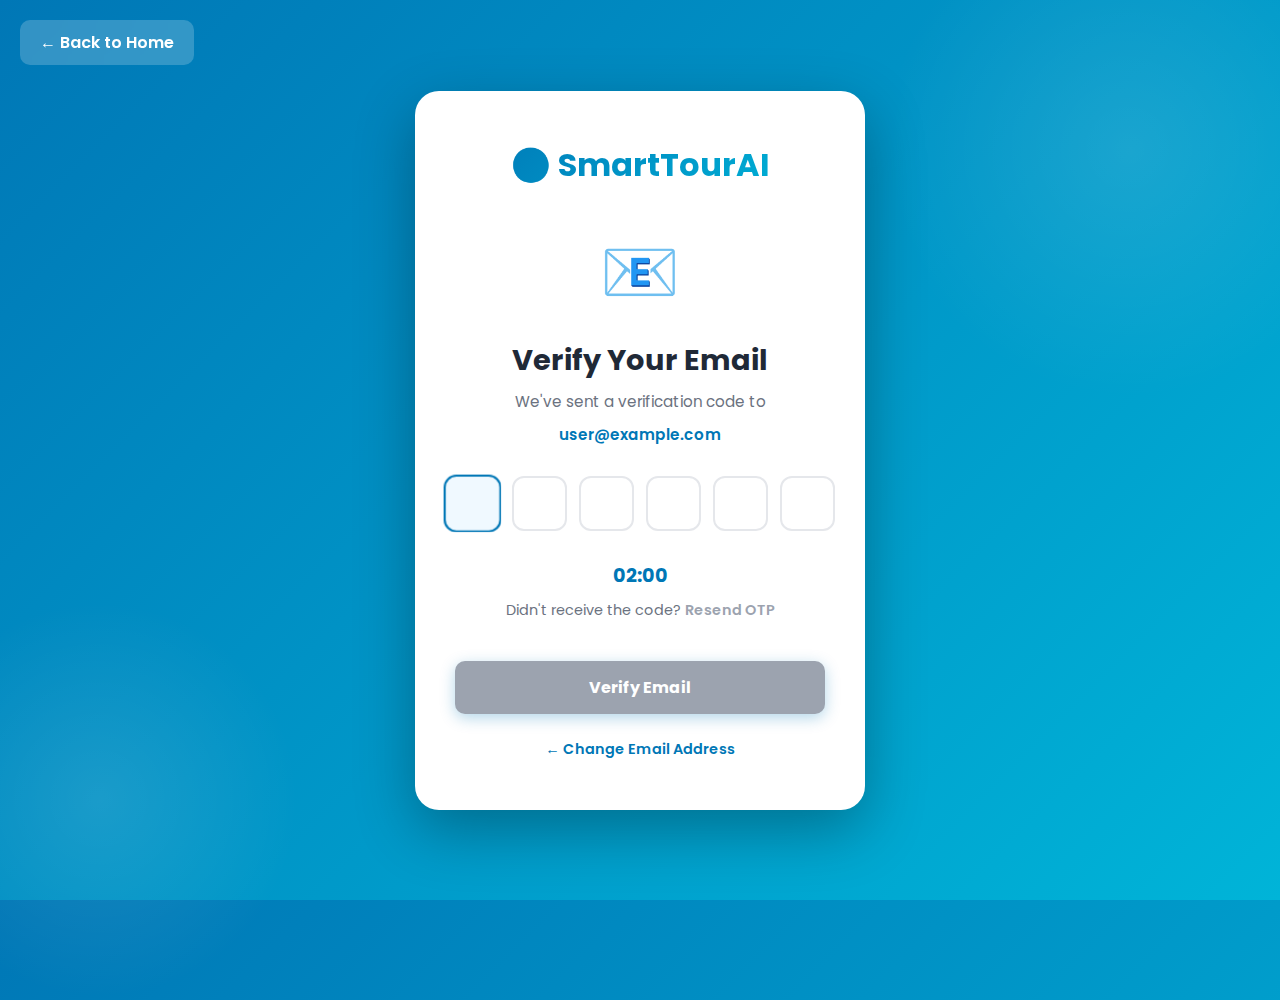
<file: otp.html>
<!DOCTYPE html>
<html lang="en">
<head>
  <meta charset="UTF-8" />
  <meta name="viewport" content="width=device-width, initial-scale=1.0" />
  <title>OTP Verification | SmartTourAI</title>
  <link rel="preconnect" href="https://fonts.googleapis.com">
  <link rel="preconnect" href="https://fonts.gstatic.com" crossorigin>
  <link href="https://fonts.googleapis.com/css2?family=Poppins:wght@400;600;700&display=swap" rel="stylesheet">
  <style>
* {
  margin: 0;
  padding: 0;
  box-sizing: border-box;
  font-family: "Poppins", sans-serif;
}

body {
  background: linear-gradient(135deg, #0077b6 0%, #00b4d8 100%);
  min-height: 100vh;
  display: flex;
  align-items: center;
  justify-content: center;
  padding: 20px;
  position: relative;
  overflow: hidden;
}

body::before {
  content: '';
  position: absolute;
  width: 500px;
  height: 500px;
  background: radial-gradient(circle, rgba(255,255,255,0.1) 0%, transparent 70%);
  border-radius: 50%;
  top: -100px;
  right: -100px;
}

body::after {
  content: '';
  position: absolute;
  width: 400px;
  height: 400px;
  background: radial-gradient(circle, rgba(255,255,255,0.1) 0%, transparent 70%);
  border-radius: 50%;
  bottom: -100px;
  left: -100px;
}

.otp-container {
  background: white;
  border-radius: 24px;
  box-shadow: 0 20px 60px rgba(0, 0, 0, 0.3);
  max-width: 450px;
  width: 100%;
  padding: 50px 40px;
  position: relative;
  z-index: 1;
  animation: slideUp 0.5s ease;
  text-align: center;
}

@keyframes slideUp {
  from {
    opacity: 0;
    transform: translateY(30px);
  }
  to {
    opacity: 1;
    transform: translateY(0);
  }
}

.logo-section {
  margin-bottom: 35px;
}

.logo {
  font-size: 2rem;
  font-weight: 700;
  background: linear-gradient(135deg, #0077b6, #00b4d8);
  -webkit-background-clip: text;
  -webkit-text-fill-color: transparent;
  background-clip: text;
  margin-bottom: 10px;
}

.otp-icon {
  font-size: 4rem;
  margin: 20px 0;
}

.otp-title {
  font-size: 1.8rem;
  font-weight: 700;
  color: #1f2937;
  margin-bottom: 8px;
}

.otp-subtitle {
  color: #6b7280;
  font-size: 0.95rem;
  margin-bottom: 10px;
}

.email-display {
  color: #0077b6;
  font-weight: 600;
  font-size: 0.95rem;
  margin-bottom: 30px;
}

.otp-inputs {
  display: flex;
  gap: 12px;
  justify-content: center;
  margin: 30px 0;
}

.otp-input {
  width: 55px;
  height: 55px;
  border: 2px solid #e5e7eb;
  border-radius: 12px;
  font-size: 1.5rem;
  font-weight: 700;
  text-align: center;
  color: #1f2937;
  transition: all 0.3s ease;
}

.otp-input:focus {
  outline: none;
  border-color: #0077b6;
  background: #f0f9ff;
  transform: scale(1.05);
}

.otp-input.filled {
  border-color: #10b981;
  background: #f0fdf4;
}

.timer-section {
  margin: 20px 0;
}

.timer {
  font-size: 1.2rem;
  font-weight: 700;
  color: #0077b6;
  margin-bottom: 10px;
}

.timer.expired {
  color: #ef4444;
}

.resend-text {
  color: #6b7280;
  font-size: 0.9rem;
}

.resend-link {
  color: #0077b6;
  text-decoration: none;
  font-weight: 600;
  cursor: pointer;
}

.resend-link:hover {
  text-decoration: underline;
}

.resend-link.disabled {
  color: #9ca3af;
  cursor: not-allowed;
  pointer-events: none;
}

.verify-btn {
  width: 100%;
  padding: 14px;
  background: linear-gradient(135deg, #0077b6, #00b4d8);
  color: white;
  border: none;
  border-radius: 10px;
  font-weight: 700;
  font-size: 1rem;
  cursor: pointer;
  transition: all 0.3s ease;
  box-shadow: 0 4px 15px rgba(0, 119, 182, 0.3);
  margin-top: 20px;
}

.verify-btn:hover:not(:disabled) {
  transform: translateY(-2px);
  box-shadow: 0 6px 20px rgba(0, 119, 182, 0.4);
}

.verify-btn:disabled {
  background: #9ca3af;
  cursor: not-allowed;
}

.back-link {
  margin-top: 25px;
  color: #6b7280;
  font-size: 0.9rem;
}

.back-link a {
  color: #0077b6;
  text-decoration: none;
  font-weight: 600;
}

.back-link a:hover {
  text-decoration: underline;
}

.error-message {
  color: #ef4444;
  font-size: 0.85rem;
  margin-top: 10px;
  display: none;
}

.error-message.show {
  display: block;
}

.success-message {
  color: #10b981;
  font-size: 0.85rem;
  margin-top: 10px;
  display: none;
}

.success-message.show {
  display: block;
}

.back-home {
  position: absolute;
  top: 20px;
  left: 20px;
  color: white;
  text-decoration: none;
  font-weight: 600;
  display: flex;
  align-items: center;
  gap: 8px;
  padding: 10px 20px;
  background: rgba(255, 255, 255, 0.2);
  backdrop-filter: blur(10px);
  border-radius: 10px;
  transition: all 0.3s ease;
  z-index: 10;
}

.back-home:hover {
  background: rgba(255, 255, 255, 0.3);
  transform: translateX(-5px);
}

@media (max-width: 480px) {
  .otp-container {
    padding: 40px 30px;
  }

  .otp-title {
    font-size: 1.5rem;
  }

  .otp-inputs {
    gap: 8px;
  }

  .otp-input {
    width: 45px;
    height: 45px;
    font-size: 1.2rem;
  }

  .back-home {
    top: 10px;
    left: 10px;
    padding: 8px 15px;
    font-size: 0.9rem;
  }
}
  </style>
</head>
<body>
  <a href="index.html" class="back-home">← Back to Home</a>

  <div class="otp-container">
    <div class="logo-section">
      <div class="logo">🌍 SmartTourAI</div>
    </div>

    <div class="otp-icon">📧</div>

    <h1 class="otp-title">Verify Your Email</h1>
    <p class="otp-subtitle">We've sent a verification code to</p>
    <p class="email-display" id="userEmail">user@example.com</p>

    <div class="otp-inputs">
      <input type="text" class="otp-input" maxlength="1" id="otp1" oninput="moveToNext(this, 'otp2')" onkeydown="moveToPrev(event, this, null)">
      <input type="text" class="otp-input" maxlength="1" id="otp2" oninput="moveToNext(this, 'otp3')" onkeydown="moveToPrev(event, this, 'otp1')">
      <input type="text" class="otp-input" maxlength="1" id="otp3" oninput="moveToNext(this, 'otp4')" onkeydown="moveToPrev(event, this, 'otp2')">
      <input type="text" class="otp-input" maxlength="1" id="otp4" oninput="moveToNext(this, 'otp5')" onkeydown="moveToPrev(event, this, 'otp3')">
      <input type="text" class="otp-input" maxlength="1" id="otp5" oninput="moveToNext(this, 'otp6')" onkeydown="moveToPrev(event, this, 'otp4')">
      <input type="text" class="otp-input" maxlength="1" id="otp6" oninput="handleLastInput(this)" onkeydown="moveToPrev(event, this, 'otp5')">
    </div>

    <div class="timer-section">
      <div class="timer" id="timer">02:00</div>
      <p class="resend-text">
        Didn't receive the code? 
        <span class="resend-link disabled" id="resendLink" onclick="resendOTP()">Resend OTP</span>
      </p>
    </div>

    <div class="error-message" id="errorMessage">Invalid OTP. Please try again.</div>
    <div class="success-message" id="successMessage">OTP sent successfully!</div>

    <button class="verify-btn" id="verifyBtn" onclick="verifyOTP()" disabled>Verify Email</button>

    <div class="back-link">
      <a href="signup.html">← Change Email Address</a>
    </div>
  </div>

  <script>
    // Get email from URL parameter or localStorage
    const urlParams = new URLSearchParams(window.location.search);
    const email = urlParams.get('email') || localStorage.getItem('userEmail') || 'user@example.com';
    document.getElementById('userEmail').textContent = email;

    // Timer functionality
    let timeLeft = 120; // 2 minutes in seconds
    let timerInterval;

    function startTimer() {
      timerInterval = setInterval(() => {
        timeLeft--;
        
        const minutes = Math.floor(timeLeft / 60);
        const seconds = timeLeft % 60;
        
        document.getElementById('timer').textContent = 
          `${String(minutes).padStart(2, '0')}:${String(seconds).padStart(2, '0')}`;
        
        if (timeLeft <= 0) {
          clearInterval(timerInterval);
          document.getElementById('timer').classList.add('expired');
          document.getElementById('timer').textContent = 'Time Expired';
          document.getElementById('resendLink').classList.remove('disabled');
        }
      }, 1000);
    }

    // Start timer on page load
    startTimer();

    // OTP Input handling
    function moveToNext(current, nextId) {
      if (current.value.length === 1) {
        current.classList.add('filled');
        if (nextId) {
          document.getElementById(nextId).focus();
        }
      }
      checkAllInputs();
    }

    function moveToPrev(event, current, prevId) {
      if (event.key === 'Backspace' && current.value === '' && prevId) {
        document.getElementById(prevId).focus();
      }
    }

    function handleLastInput(current) {
      if (current.value.length === 1) {
        current.classList.add('filled');
      }
      checkAllInputs();
    }

    function checkAllInputs() {
      const inputs = document.querySelectorAll('.otp-input');
      const allFilled = Array.from(inputs).every(input => input.value.length === 1);
      document.getElementById('verifyBtn').disabled = !allFilled;
    }

    // Get OTP value
    function getOTPValue() {
      let otp = '';
      for (let i = 1; i <= 6; i++) {
        otp += document.getElementById(`otp${i}`).value;
      }
      return otp;
    }

    // Verify OTP
    function verifyOTP() {
      const otp = getOTPValue();
      const errorMsg = document.getElementById('errorMessage');
      
      console.log('Verifying OTP:', otp);
      
      // Demo: Check if OTP is 123456 (replace with actual API call)
      if (otp === '123456') {
        errorMsg.classList.remove('show');
        alert('✅ Email verified successfully! Redirecting to dashboard...');
        
        // Redirect to dashboard
        window.location.href = 'dashboard.html';
      } else {
        errorMsg.classList.add('show');
        
        // Clear inputs
        for (let i = 1; i <= 6; i++) {
          const input = document.getElementById(`otp${i}`);
          input.value = '';
          input.classList.remove('filled');
        }
        document.getElementById('otp1').focus();
      }
    }

    // Resend OTP
    function resendOTP() {
      const resendLink = document.getElementById('resendLink');
      const successMsg = document.getElementById('successMessage');
      
      if (resendLink.classList.contains('disabled')) {
        return;
      }
      
      console.log('Resending OTP to:', email);
      
      // Show success message
      successMsg.classList.add('show');
      setTimeout(() => {
        successMsg.classList.remove('show');
      }, 3000);
      
      // Reset timer
      clearInterval(timerInterval);
      timeLeft = 120;
      document.getElementById('timer').classList.remove('expired');
      resendLink.classList.add('disabled');
      startTimer();
      
      // Clear inputs
      for (let i = 1; i <= 6; i++) {
        const input = document.getElementById(`otp${i}`);
        input.value = '';
        input.classList.remove('filled');
      }
      document.getElementById('otp1').focus();
      
      // In real app, make API call to resend OTP
      // fetch('/api/resend-otp', { method: 'POST', body: JSON.stringify({ email }) })
    }

    // Allow only numbers in OTP inputs
    document.querySelectorAll('.otp-input').forEach(input => {
      input.addEventListener('input', function(e) {
        this.value = this.value.replace(/[^0-9]/g, '');
      });
      
      input.addEventListener('paste', function(e) {
        e.preventDefault();
        const pastedData = e.clipboardData.getData('text').replace(/[^0-9]/g, '');
        
        if (pastedData.length === 6) {
          for (let i = 0; i < 6; i++) {
            const input = document.getElementById(`otp${i + 1}`);
            input.value = pastedData[i];
            input.classList.add('filled');
          }
          checkAllInputs();
        }
      });
    });

    // Focus first input on load
    document.getElementById('otp1').focus();
  </script>
</body>
</html>
</file>
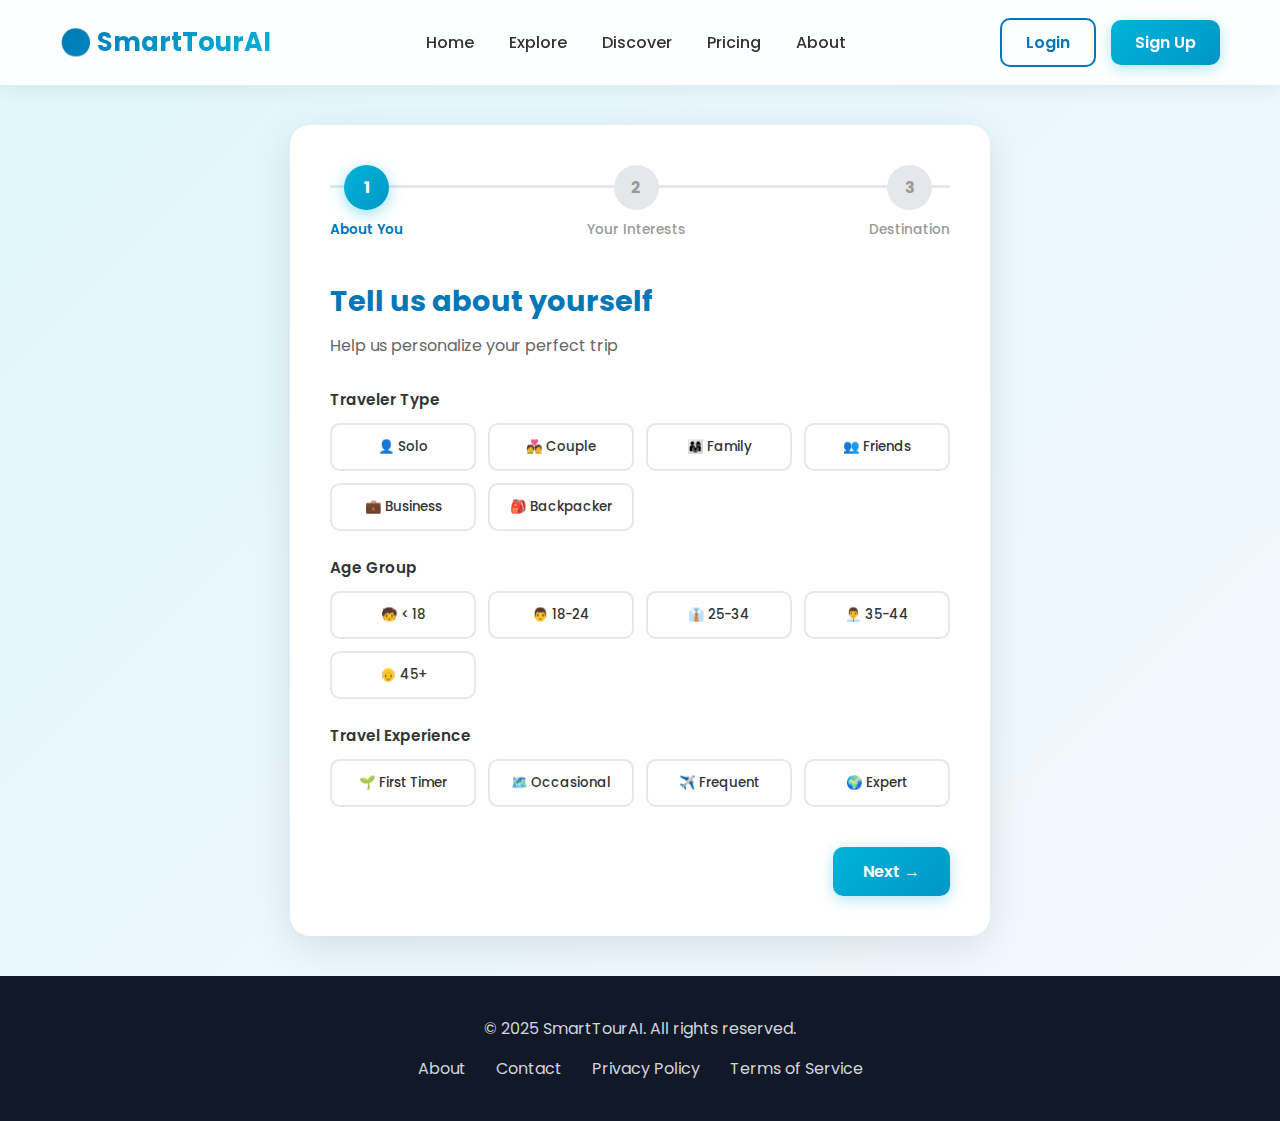
<file: prefer.html>
<!DOCTYPE html>
<html lang="en">
<head>
  <meta charset="UTF-8" />
  <meta name="viewport" content="width=device-width, initial-scale=1.0" />
  <title>Plan Your Trip | SmartTourAI</title>
  <link rel="preconnect" href="https://fonts.googleapis.com">
  <link rel="preconnect" href="https://fonts.gstatic.com" crossorigin>
  <link href="https://fonts.googleapis.com/css2?family=Poppins:wght@400;600;700&display=swap" rel="stylesheet">
  <style>
* {
  margin: 0;
  padding: 0;
  box-sizing: border-box;
  font-family: "Poppins", sans-serif;
}

body {
  background: linear-gradient(135deg, #e0f7fa 0%, #f5f8ff 100%);
  color: #333;
  min-height: 100vh;
  display: flex;
  flex-direction: column;
}

/* ========= HEADER ========= */
header {
  display: flex;
  justify-content: space-between;
  align-items: center;
  padding: 18px 60px;
  background: rgba(255, 255, 255, 0.95);
  backdrop-filter: blur(10px);
  box-shadow: 0 2px 20px rgba(0, 0, 0, 0.08);
  position: sticky;
  top: 0;
  z-index: 1000;
}

.logo {
  font-size: 1.6rem;
  font-weight: 700;
  background: linear-gradient(135deg, #0077b6, #00b4d8);
  -webkit-background-clip: text;
  -webkit-text-fill-color: transparent;
  background-clip: text;
  cursor: pointer;
}

.center-nav {
  display: flex;
  justify-content: center;
  gap: 35px;
  flex: 1;
}

.center-nav a {
  text-decoration: none;
  color: #333;
  font-weight: 500;
  position: relative;
  transition: color 0.3s ease;
}

.center-nav a:hover {
  color: #0077b6;
}

.auth-buttons {
  display: flex;
  align-items: center;
  gap: 15px;
}

.btn-login {
  background: transparent;
  color: #0077b6;
  padding: 10px 24px;
  border-radius: 10px;
  font-weight: 600;
  text-decoration: none;
  border: 2px solid #0077b6;
  transition: all 0.3s ease;
}

.btn-login:hover {
  background: #0077b6;
  color: white;
}

.btn-signup {
  background: linear-gradient(135deg, #00b4d8, #0096c7);
  color: white;
  padding: 10px 24px;
  border-radius: 10px;
  font-weight: 600;
  text-decoration: none;
  transition: all 0.3s ease;
  box-shadow: 0 4px 15px rgba(0, 180, 216, 0.3);
}

/* ========= MAIN CONTENT ========= */
main {
  flex: 1;
  display: flex;
  justify-content: center;
  align-items: center;
  padding: 40px 20px;
}

.form-container {
  background: white;
  border-radius: 20px;
  box-shadow: 0 10px 40px rgba(0, 0, 0, 0.1);
  max-width: 700px;
  width: 100%;
  padding: 40px;
}

/* Progress Bar */
.progress-bar {
  display: flex;
  justify-content: space-between;
  margin-bottom: 40px;
  position: relative;
}

.progress-bar::before {
  content: '';
  position: absolute;
  top: 20px;
  left: 0;
  width: 100%;
  height: 3px;
  background: #e5e7eb;
  z-index: 0;
}

.progress-line {
  position: absolute;
  top: 20px;
  left: 0;
  height: 3px;
  background: linear-gradient(90deg, #00b4d8, #0096c7);
  transition: width 0.4s ease;
  z-index: 1;
}

.step-indicator {
  display: flex;
  flex-direction: column;
  align-items: center;
  gap: 10px;
  position: relative;
  z-index: 2;
}

.step-circle {
  width: 45px;
  height: 45px;
  border-radius: 50%;
  background: #e5e7eb;
  display: flex;
  align-items: center;
  justify-content: center;
  font-weight: 700;
  color: #999;
  transition: all 0.3s ease;
}

.step-indicator.active .step-circle {
  background: linear-gradient(135deg, #00b4d8, #0096c7);
  color: white;
  box-shadow: 0 4px 15px rgba(0, 180, 216, 0.4);
}

.step-indicator.completed .step-circle {
  background: #10b981;
  color: white;
}

.step-label {
  font-size: 0.85rem;
  font-weight: 500;
  color: #999;
}

.step-indicator.active .step-label {
  color: #0077b6;
  font-weight: 600;
}

/* Form Sections */
.form-step {
  display: none;
  animation: fadeIn 0.4s ease;
}

.form-step.active {
  display: block;
}

@keyframes fadeIn {
  from {
    opacity: 0;
    transform: translateY(20px);
  }
  to {
    opacity: 1;
    transform: translateY(0);
  }
}

.form-title {
  font-size: 1.8rem;
  color: #0077b6;
  margin-bottom: 10px;
}

.form-subtitle {
  color: #666;
  margin-bottom: 30px;
}

.form-group {
  margin-bottom: 25px;
}

.form-group label {
  display: block;
  font-weight: 600;
  color: #333;
  margin-bottom: 12px;
  font-size: 0.95rem;
}

.options-grid {
  display: grid;
  grid-template-columns: repeat(auto-fit, minmax(140px, 1fr));
  gap: 12px;
}

.option-btn {
  padding: 12px 20px;
  border: 2px solid #e5e7eb;
  background: white;
  border-radius: 10px;
  cursor: pointer;
  transition: all 0.3s ease;
  font-weight: 500;
  color: #333;
  display: flex;
  align-items: center;
  justify-content: center;
  gap: 8px;
}

.option-btn:hover {
  border-color: #00b4d8;
  background: #f0f9ff;
}

.option-btn.selected {
  background: linear-gradient(135deg, #00b4d8, #0096c7);
  color: white;
  border-color: #00b4d8;
}

/* Form Navigation */
.form-navigation {
  display: flex;
  justify-content: space-between;
  margin-top: 40px;
  gap: 15px;
}

.btn {
  padding: 12px 30px;
  border: none;
  border-radius: 10px;
  font-weight: 600;
  cursor: pointer;
  transition: all 0.3s ease;
  font-size: 1rem;
}

.btn-secondary {
  background: #e5e7eb;
  color: #666;
}

.btn-secondary:hover {
  background: #d1d5db;
}

.btn-primary {
  background: linear-gradient(135deg, #00b4d8, #0096c7);
  color: white;
  box-shadow: 0 4px 15px rgba(0, 180, 216, 0.3);
}

.btn-primary:hover {
  transform: translateY(-2px);
  box-shadow: 0 6px 20px rgba(0, 180, 216, 0.4);
}

.btn-success {
  background: linear-gradient(135deg, #10b981, #059669);
  color: white;
  box-shadow: 0 4px 15px rgba(16, 185, 129, 0.3);
}

.btn-success:hover {
  transform: translateY(-2px);
  box-shadow: 0 6px 20px rgba(16, 185, 129, 0.4);
}

/* ========= FOOTER ========= */
footer {
  background: #111827;
  color: #d1d5db;
  text-align: center;
  padding: 40px 20px;
  margin-top: auto;
}

.footer-links {
  margin-top: 15px;
  display: flex;
  justify-content: center;
  gap: 30px;
  flex-wrap: wrap;
}

.footer-links a {
  color: #d1d5db;
  text-decoration: none;
  transition: color 0.3s ease;
}

.footer-links a:hover {
  color: white;
}

/* ========= RESPONSIVE ========= */
@media (max-width: 768px) {
  header {
    flex-direction: column;
    gap: 15px;
    padding: 15px 30px;
  }

  .center-nav {
    flex-wrap: wrap;
    gap: 20px;
  }

  .form-container {
    padding: 30px 20px;
  }

  .progress-bar {
    flex-direction: column;
    gap: 20px;
  }

  .progress-bar::before {
    display: none;
  }

  .options-grid {
    grid-template-columns: 1fr;
  }
}
  </style>
</head>
<body>
  <!-- ===== HEADER ===== -->
  <header>
    <div class="logo">🌍 SmartTourAI</div>
    
    <nav class="center-nav">
      <a href="#">Home</a>
      <a href="#">Explore</a>
      <a href="#">Discover</a>
      <a href="#">Pricing</a>
      <a href="#">About</a>
    </nav>

    <div class="auth-buttons">
      <a href="#" class="btn-login">Login</a>
      <a href="#" class="btn-signup">Sign Up</a>
    </div>
  </header>

  <!-- ===== MAIN CONTENT ===== -->
  <main>
    <div class="form-container">
      <!-- Progress Bar -->
      <div class="progress-bar">
        <div class="progress-line" id="progressLine"></div>
        <div class="step-indicator active" data-step="1">
          <div class="step-circle">1</div>
          <span class="step-label">About You</span>
        </div>
        <div class="step-indicator" data-step="2">
          <div class="step-circle">2</div>
          <span class="step-label">Your Interests</span>
        </div>
        <div class="step-indicator" data-step="3">
          <div class="step-circle">3</div>
          <span class="step-label">Destination</span>
        </div>
      </div>

      <!-- Step 1: Tell us about yourself -->
      <div class="form-step active" id="step1">
        <h2 class="form-title">Tell us about yourself</h2>
        <p class="form-subtitle">Help us personalize your perfect trip</p>

        <div class="form-group">
          <label>Traveler Type</label>
          <div class="options-grid">
            <button class="option-btn" data-group="traveler">👤 Solo</button>
            <button class="option-btn" data-group="traveler">💑 Couple</button>
            <button class="option-btn" data-group="traveler">👨‍👩‍👧 Family</button>
            <button class="option-btn" data-group="traveler">👥 Friends</button>
            <button class="option-btn" data-group="traveler">💼 Business</button>
            <button class="option-btn" data-group="traveler">🎒 Backpacker</button>
          </div>
        </div>

        <div class="form-group">
          <label>Age Group</label>
          <div class="options-grid">
            <button class="option-btn" data-group="age">🧒 < 18</button>
            <button class="option-btn" data-group="age">👨 18-24</button>
            <button class="option-btn" data-group="age">👔 25-34</button>
            <button class="option-btn" data-group="age">👨‍💼 35-44</button>
            <button class="option-btn" data-group="age">👴 45+</button>
          </div>
        </div>

        <div class="form-group">
          <label>Travel Experience</label>
          <div class="options-grid">
            <button class="option-btn" data-group="experience">🌱 First Timer</button>
            <button class="option-btn" data-group="experience">🗺️ Occasional</button>
            <button class="option-btn" data-group="experience">✈️ Frequent</button>
            <button class="option-btn" data-group="experience">🌍 Expert</button>
          </div>
        </div>

        <div class="form-navigation">
          <div></div>
          <button class="btn btn-primary" onclick="nextStep()">Next →</button>
        </div>
      </div>

      <!-- Step 2: What do you love to do? -->
      <div class="form-step" id="step2">
        <h2 class="form-title">What do you love to do?</h2>
        <p class="form-subtitle">Select multiple interests (choose all that apply)</p>

        <div class="form-group">
          <label>Interests (select multiple)</label>
          <div class="options-grid">
            <button class="option-btn" data-group="interests" data-multi="true">🏖️ Beaches</button>
            <button class="option-btn" data-group="interests" data-multi="true">⛰️ Adventure</button>
            <button class="option-btn" data-group="interests" data-multi="true">🏛️ Heritage</button>
            <button class="option-btn" data-group="interests" data-multi="true">🍕 Food</button>
            <button class="option-btn" data-group="interests" data-multi="true">🛍️ Shopping</button>
            <button class="option-btn" data-group="interests" data-multi="true">🌳 Nature</button>
            <button class="option-btn" data-group="interests" data-multi="true">💆 Wellness</button>
            <button class="option-btn" data-group="interests" data-multi="true">🎭 Events</button>
          </div>
        </div>

        <div class="form-group">
          <label>Travel Style</label>
          <div class="options-grid">
            <button class="option-btn" data-group="style">💰 Budget</button>
            <button class="option-btn" data-group="style">🏨 Moderate</button>
            <button class="option-btn" data-group="style">💎 Luxury</button>
          </div>
        </div>

        <div class="form-group">
          <label>Climate</label>
          <div class="options-grid">
            <button class="option-btn" data-group="climate">🏖️ Beach</button>
            <button class="option-btn" data-group="climate">🏔️ Mountains</button>
            <button class="option-btn" data-group="climate">🌊 Love Oceans</button>
          </div>
        </div>

        <div class="form-group">
          <label>Pace</label>
          <div class="options-grid">
            <button class="option-btn" data-group="pace">🏃 Fast-paced</button>
            <button class="option-btn" data-group="pace">🚶 Moderate</button>
            <button class="option-btn" data-group="pace">🧘 Relaxed</button>
          </div>
        </div>

        <div class="form-navigation">
          <button class="btn btn-secondary" onclick="prevStep()">← Back</button>
          <button class="btn btn-primary" onclick="nextStep()">Next →</button>
        </div>
      </div>

      <!-- Step 3: Where do you want to go? -->
      <div class="form-step" id="step3">
        <h2 class="form-title">Where do you want to go?</h2>
        <p class="form-subtitle">Choose your dream destination</p>

        <div class="form-group">
          <label>Preferred Destination Type</label>
          <div class="options-grid">
            <button class="option-btn" data-group="destination">🏖️ Beach</button>
            <button class="option-btn" data-group="destination">⛰️ Mountains</button>
            <button class="option-btn" data-group="destination">🏛️ Heritage</button>
            <button class="option-btn" data-group="destination">🌆 Cities</button>
            <button class="option-btn" data-group="destination">🌾 Countryside</button>
            <button class="option-btn" data-group="destination">🏝️ Spiritual</button>
            <button class="option-btn" data-group="destination">🌴 Festive</button>
          </div>
        </div>

        <div class="form-group">
          <label>Travel Timing</label>
          <div class="options-grid">
            <button class="option-btn" data-group="timing">🔜 Fixed Dates</button>
            <button class="option-btn" data-group="timing">📅 Flexible Dates</button>
            <button class="option-btn" data-group="timing">🏖️ Next Break</button>
          </div>
        </div>

        <div class="form-group">
          <label>Trip Duration</label>
          <div class="options-grid">
            <button class="option-btn" data-group="duration">⚡ 1-3 Days</button>
            <button class="option-btn" data-group="duration">📅 4-7 Days</button>
            <button class="option-btn" data-group="duration">🗓️ 1 Week</button>
            <button class="option-btn" data-group="duration">🌍 2+ Weeks</button>
          </div>
        </div>

        <div class="form-navigation">
          <button class="btn btn-secondary" onclick="prevStep()">← Back</button>
          <button class="btn btn-success" onclick="submitForm()">Complete Setup ✓</button>
        </div>
      </div>
    </div>
  </main>

  <!-- ===== FOOTER ===== -->
  <footer>
    <p>© 2025 SmartTourAI. All rights reserved.</p>
    <div class="footer-links">
      <a href="#">About</a>
      <a href="#">Contact</a>
      <a href="#">Privacy Policy</a>
      <a href="#">Terms of Service</a>
    </div>
  </footer>

  <script>
    let currentStep = 1;
    const totalSteps = 3;
    const formData = {};

    // Handle option button clicks
    document.querySelectorAll('.option-btn').forEach(btn => {
      btn.addEventListener('click', function() {
        const group = this.dataset.group;
        const isMulti = this.dataset.multi === 'true';

        if (isMulti) {
          // For multi-select options
          this.classList.toggle('selected');
        } else {
          // For single-select options
          document.querySelectorAll(`[data-group="${group}"]`).forEach(b => {
            b.classList.remove('selected');
          });
          this.classList.add('selected');
        }
      });
    });

    function updateProgress() {
      const progress = ((currentStep - 1) / (totalSteps - 1)) * 100;
      document.getElementById('progressLine').style.width = progress + '%';

      // Update step indicators
      document.querySelectorAll('.step-indicator').forEach((indicator, index) => {
        const stepNum = index + 1;
        indicator.classList.remove('active', 'completed');
        
        if (stepNum < currentStep) {
          indicator.classList.add('completed');
          indicator.querySelector('.step-circle').innerHTML = '✓';
        } else if (stepNum === currentStep) {
          indicator.classList.add('active');
          indicator.querySelector('.step-circle').innerHTML = stepNum;
        } else {
          indicator.querySelector('.step-circle').innerHTML = stepNum;
        }
      });
    }

    function nextStep() {
      if (currentStep < totalSteps) {
        document.getElementById(`step${currentStep}`).classList.remove('active');
        currentStep++;
        document.getElementById(`step${currentStep}`).classList.add('active');
        updateProgress();
        window.scrollTo({ top: 0, behavior: 'smooth' });
      }
    }

    function prevStep() {
      if (currentStep > 1) {
        document.getElementById(`step${currentStep}`).classList.remove('active');
        currentStep--;
        document.getElementById(`step${currentStep}`).classList.add('active');
        updateProgress();
        window.scrollTo({ top: 0, behavior: 'smooth' });
      }
    }

    function submitForm() {
      // Collect all selected options
      const selections = {};
      document.querySelectorAll('.option-btn.selected').forEach(btn => {
        const group = btn.dataset.group;
        const value = btn.textContent.trim();
        
        if (!selections[group]) {
          selections[group] = [];
        }
        selections[group].push(value);
      });

      console.log('Form Data:', selections);
      alert('🎉 Form completed! Your personalized trip plan is being generated...');
      
      // Here you would typically send the data to your backend
      // For now, we'll just show a success message
    }

    // Initialize progress
    updateProgress();
  </script>
</body>
</html>
</file>
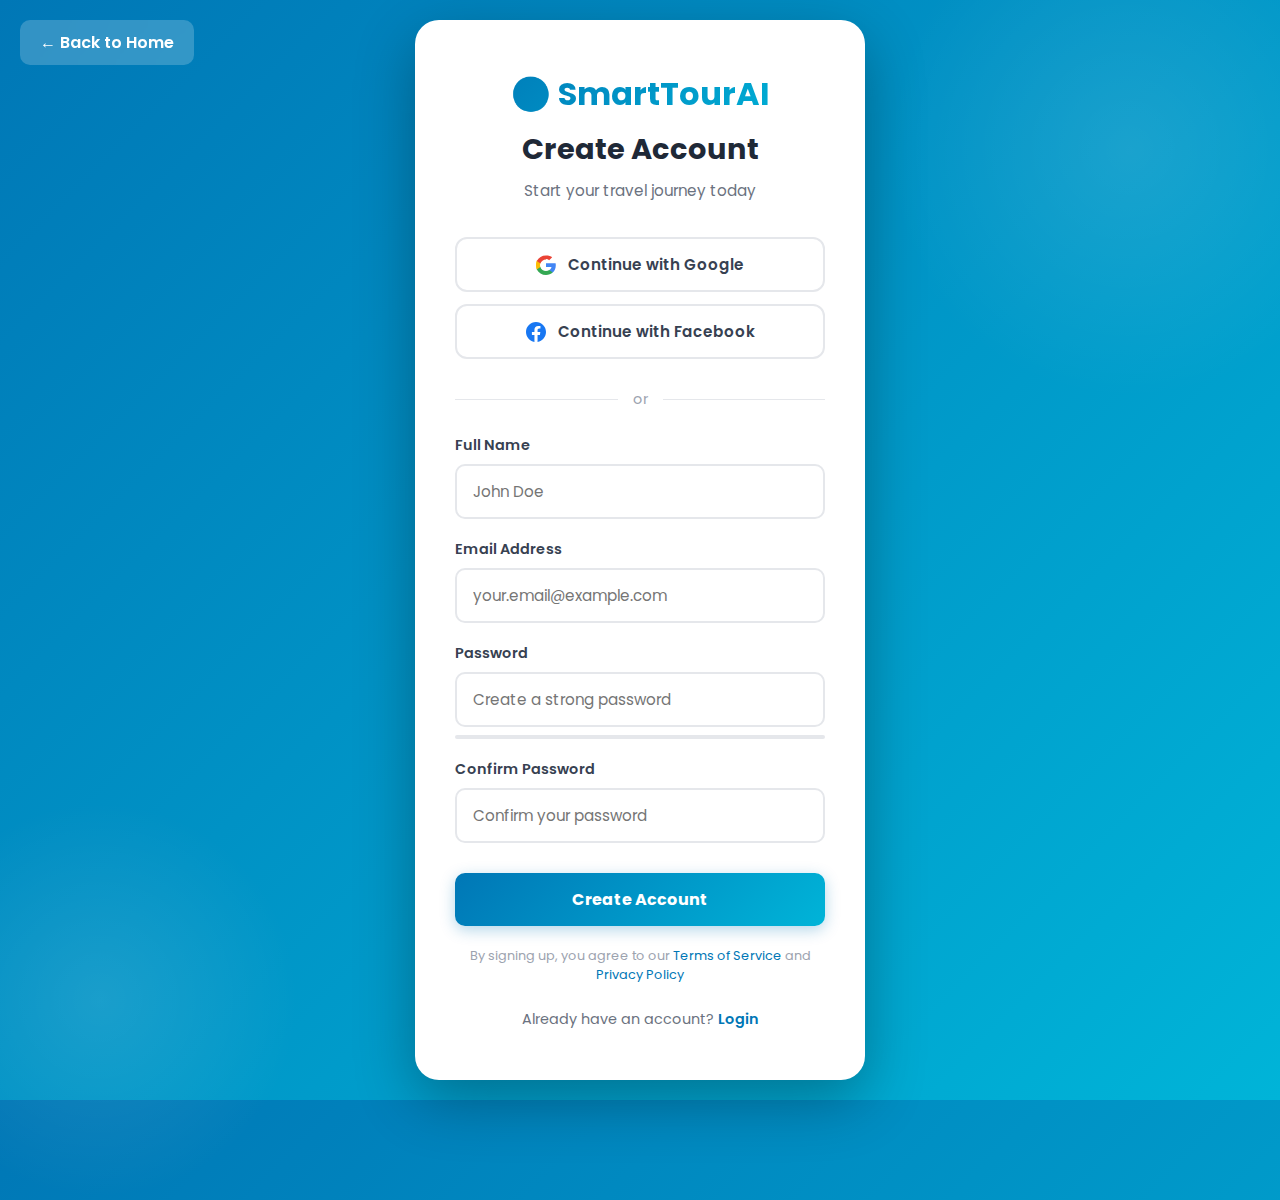
<file: signup.html>
<!DOCTYPE html>
<html lang="en">
<head>
  <meta charset="UTF-8" />
  <meta name="viewport" content="width=device-width, initial-scale=1.0" />
  <title>Sign Up | SmartTourAI</title>
  <link rel="preconnect" href="https://fonts.googleapis.com">
  <link rel="preconnect" href="https://fonts.gstatic.com" crossorigin>
  <link href="https://fonts.googleapis.com/css2?family=Poppins:wght@400;600;700&display=swap" rel="stylesheet">
  <style>
* {
  margin: 0;
  padding: 0;
  box-sizing: border-box;
  font-family: "Poppins", sans-serif;
}

body {
  background: linear-gradient(135deg, #0077b6 0%, #00b4d8 100%);
  min-height: 100vh;
  display: flex;
  align-items: center;
  justify-content: center;
  padding: 20px;
  position: relative;
  overflow: hidden;
}

body::before {
  content: '';
  position: absolute;
  width: 500px;
  height: 500px;
  background: radial-gradient(circle, rgba(255,255,255,0.1) 0%, transparent 70%);
  border-radius: 50%;
  top: -100px;
  right: -100px;
}

body::after {
  content: '';
  position: absolute;
  width: 400px;
  height: 400px;
  background: radial-gradient(circle, rgba(255,255,255,0.1) 0%, transparent 70%);
  border-radius: 50%;
  bottom: -100px;
  left: -100px;
}

.auth-container {
  background: white;
  border-radius: 24px;
  box-shadow: 0 20px 60px rgba(0, 0, 0, 0.3);
  max-width: 450px;
  width: 100%;
  padding: 50px 40px;
  position: relative;
  z-index: 1;
  animation: slideUp 0.5s ease;
}

@keyframes slideUp {
  from {
    opacity: 0;
    transform: translateY(30px);
  }
  to {
    opacity: 1;
    transform: translateY(0);
  }
}

.logo-section {
  text-align: center;
  margin-bottom: 35px;
}

.logo {
  font-size: 2rem;
  font-weight: 700;
  background: linear-gradient(135deg, #0077b6, #00b4d8);
  -webkit-background-clip: text;
  -webkit-text-fill-color: transparent;
  background-clip: text;
  margin-bottom: 10px;
}

.auth-title {
  font-size: 1.8rem;
  font-weight: 700;
  color: #1f2937;
  margin-bottom: 8px;
}

.auth-subtitle {
  color: #6b7280;
  font-size: 0.95rem;
}

.social-login {
  margin: 30px 0;
}

.social-btn {
  width: 100%;
  padding: 14px;
  border: 2px solid #e5e7eb;
  background: white;
  border-radius: 12px;
  font-weight: 600;
  cursor: pointer;
  transition: all 0.3s ease;
  margin-bottom: 12px;
  display: flex;
  align-items: center;
  justify-content: center;
  gap: 12px;
  font-size: 0.95rem;
  color: #374151;
}

.social-btn:hover {
  border-color: #0077b6;
  background: #f0f9ff;
  transform: translateY(-2px);
  box-shadow: 0 4px 12px rgba(0, 119, 182, 0.15);
}

.divider {
  display: flex;
  align-items: center;
  margin: 25px 0;
  color: #9ca3af;
  font-size: 0.9rem;
}

.divider::before,
.divider::after {
  content: '';
  flex: 1;
  height: 1px;
  background: #e5e7eb;
}

.divider::before {
  margin-right: 15px;
}

.divider::after {
  margin-left: 15px;
}

.form-group {
  margin-bottom: 20px;
}

.form-group label {
  display: block;
  font-weight: 600;
  color: #374151;
  margin-bottom: 8px;
  font-size: 0.9rem;
}

.form-input {
  width: 100%;
  padding: 14px 16px;
  border: 2px solid #e5e7eb;
  border-radius: 10px;
  font-size: 0.95rem;
  transition: all 0.3s ease;
}

.form-input:focus {
  outline: none;
  border-color: #0077b6;
  background: #f0f9ff;
}

.password-strength {
  height: 4px;
  background: #e5e7eb;
  border-radius: 2px;
  margin-top: 8px;
  overflow: hidden;
}

.password-strength-bar {
  height: 100%;
  width: 0%;
  transition: all 0.3s ease;
}

.password-strength-bar.weak {
  width: 33%;
  background: #ef4444;
}

.password-strength-bar.medium {
  width: 66%;
  background: #f59e0b;
}

.password-strength-bar.strong {
  width: 100%;
  background: #10b981;
}

.submit-btn {
  width: 100%;
  padding: 14px;
  background: linear-gradient(135deg, #0077b6, #00b4d8);
  color: white;
  border: none;
  border-radius: 10px;
  font-weight: 700;
  font-size: 1rem;
  cursor: pointer;
  transition: all 0.3s ease;
  box-shadow: 0 4px 15px rgba(0, 119, 182, 0.3);
  margin-top: 10px;
}

.submit-btn:hover {
  transform: translateY(-2px);
  box-shadow: 0 6px 20px rgba(0, 119, 182, 0.4);
}

.terms-text {
  font-size: 0.8rem;
  color: #9ca3af;
  text-align: center;
  margin-top: 20px;
  line-height: 1.5;
}

.terms-text a {
  color: #0077b6;
  text-decoration: none;
}

.terms-text a:hover {
  text-decoration: underline;
}

.switch-form {
  text-align: center;
  margin-top: 25px;
  color: #6b7280;
  font-size: 0.9rem;
}

.switch-link {
  color: #0077b6;
  text-decoration: none;
  font-weight: 600;
}

.switch-link:hover {
  text-decoration: underline;
}

.back-home {
  position: absolute;
  top: 20px;
  left: 20px;
  color: white;
  text-decoration: none;
  font-weight: 600;
  display: flex;
  align-items: center;
  gap: 8px;
  padding: 10px 20px;
  background: rgba(255, 255, 255, 0.2);
  backdrop-filter: blur(10px);
  border-radius: 10px;
  transition: all 0.3s ease;
  z-index: 10;
}

.back-home:hover {
  background: rgba(255, 255, 255, 0.3);
  transform: translateX(-5px);
}

@media (max-width: 480px) {
  .auth-container {
    padding: 40px 30px;
  }

  .auth-title {
    font-size: 1.5rem;
  }

  .back-home {
    top: 10px;
    left: 10px;
    padding: 8px 15px;
    font-size: 0.9rem;
  }
}
  </style>
</head>
<body>
  <a href="#" class="back-home">← Back to Home</a>

  <div class="auth-container">
    <div class="logo-section">
      <div class="logo">🌍 SmartTourAI</div>
      <h1 class="auth-title">Create Account</h1>
      <p class="auth-subtitle">Start your travel journey today</p>
    </div>

    <div class="social-login">
      <button class="social-btn" onclick="signupWithGoogle()">
        <svg width="20" height="20" viewBox="0 0 20 20" fill="none">
          <path d="M19.8 10.2273C19.8 9.51819 19.7364 8.83637 19.6182 8.18182H10V12.05H15.4818C15.2364 13.3 14.4727 14.3591 13.3182 15.0682V17.5773H16.7091C18.6091 15.8364 19.8 13.2727 19.8 10.2273Z" fill="#4285F4"/>
          <path d="M10 20C12.7 20 14.9636 19.1045 16.7091 17.5773L13.3182 15.0682C12.3409 15.6682 11.0955 16.0227 10 16.0227C7.39545 16.0227 5.19091 14.2636 4.33636 11.9H0.831818V14.4909C2.56818 17.9591 6.03636 20 10 20Z" fill="#34A853"/>
          <path d="M4.33636 11.9C4.13636 11.3 4.02273 10.6591 4.02273 10C4.02273 9.34091 4.13636 8.7 4.33636 8.1V5.50909H0.831818C0.3 6.57273 0 7.75909 0 10C0 12.2409 0.3 13.4273 0.831818 14.4909L4.33636 11.9Z" fill="#FBBC04"/>
          <path d="M10 3.97727C11.2136 3.97727 12.3045 4.38182 13.1682 5.20455L16.1636 2.20909C14.9636 1.09091 12.7 0.5 10 0.5C6.03636 0.5 2.56818 2.54091 0.831818 6.00909L4.33636 8.6C5.19091 6.23636 7.39545 4.47727 10 4.47727V3.97727Z" fill="#EA4335"/>
        </svg>
        Continue with Google
      </button>

      <button class="social-btn" onclick="signupWithFacebook()">
        <svg width="20" height="20" viewBox="0 0 20 20" fill="none">
          <path d="M20 10C20 4.47715 15.5228 0 10 0C4.47715 0 0 4.47715 0 10C0 14.9912 3.65684 19.1283 8.4375 19.8785V12.8906H5.89844V10H8.4375V7.79688C8.4375 5.29063 9.93047 3.90625 12.2146 3.90625C13.3084 3.90625 14.4531 4.10156 14.4531 4.10156V6.5625H13.1922C11.95 6.5625 11.5625 7.3334 11.5625 8.125V10H14.3359L13.8926 12.8906H11.5625V19.8785C16.3432 19.1283 20 14.9912 20 10Z" fill="#1877F2"/>
        </svg>
        Continue with Facebook
      </button>
    </div>

    <div class="divider">or</div>

    <form onsubmit="handleSignup(event)">
      <div class="form-group">
        <label for="signupName">Full Name</label>
        <input 
          type="text" 
          id="signupName" 
          class="form-input" 
          placeholder="John Doe"
          required
        />
      </div>

      <div class="form-group">
        <label for="signupEmail">Email Address</label>
        <input 
          type="email" 
          id="signupEmail" 
          class="form-input" 
          placeholder="your.email@example.com"
          required
        />
      </div>

      <div class="form-group">
        <label for="signupPassword">Password</label>
        <input 
          type="password" 
          id="signupPassword" 
          class="form-input" 
          placeholder="Create a strong password"
          required
          oninput="checkPasswordStrength()"
        />
        <div class="password-strength">
          <div class="password-strength-bar" id="strengthBar"></div>
        </div>
      </div>

      <div class="form-group">
        <label for="signupConfirmPassword">Confirm Password</label>
        <input 
          type="password" 
          id="signupConfirmPassword" 
          class="form-input" 
          placeholder="Confirm your password"
          required
        />
      </div>

      <button type="submit" class="submit-btn">Create Account</button>
    </form>

    <div class="terms-text">
      By signing up, you agree to our 
      <a href="#">Terms of Service</a> and 
      <a href="#">Privacy Policy</a>
    </div>

    <div class="switch-form">
      Already have an account? 
      <a href="#" class="switch-link">Login</a>
    </div>
  </div>

  <script>
    function handleSignup(event) {
      event.preventDefault();
      const name = document.getElementById('signupName').value;
      const email = document.getElementById('signupEmail').value;
      const password = document.getElementById('signupPassword').value;
      const confirmPassword = document.getElementById('signupConfirmPassword').value;
      
      if (password !== confirmPassword) {
        alert('Passwords do not match!');
        return;
      }
      
      console.log('Signup:', { name, email, password });
      alert('Account created successfully! Redirecting to dashboard...');
    }

    function signupWithGoogle() {
      console.log('Signup with Google');
      alert('Google signup initiated...');
    }

    function signupWithFacebook() {
      console.log('Signup with Facebook');
      alert('Facebook signup initiated...');
    }

    function checkPasswordStrength() {
      const password = document.getElementById('signupPassword').value;
      const strengthBar = document.getElementById('strengthBar');
      
      let strength = 0;
      if (password.length >= 8) strength++;
      if (password.match(/[a-z]/) && password.match(/[A-Z]/)) strength++;
      if (password.match(/[0-9]/)) strength++;
      if (password.match(/[^a-zA-Z0-9]/)) strength++;
      
      strengthBar.className = 'password-strength-bar';
      if (strength <= 1) {
        strengthBar.classList.add('weak');
      } else if (strength <= 2) {
        strengthBar.classList.add('medium');
      } else if (strength >= 3) {
        strengthBar.classList.add('strong');
      }
    }
  </script>
</body>
</html>
</file>
